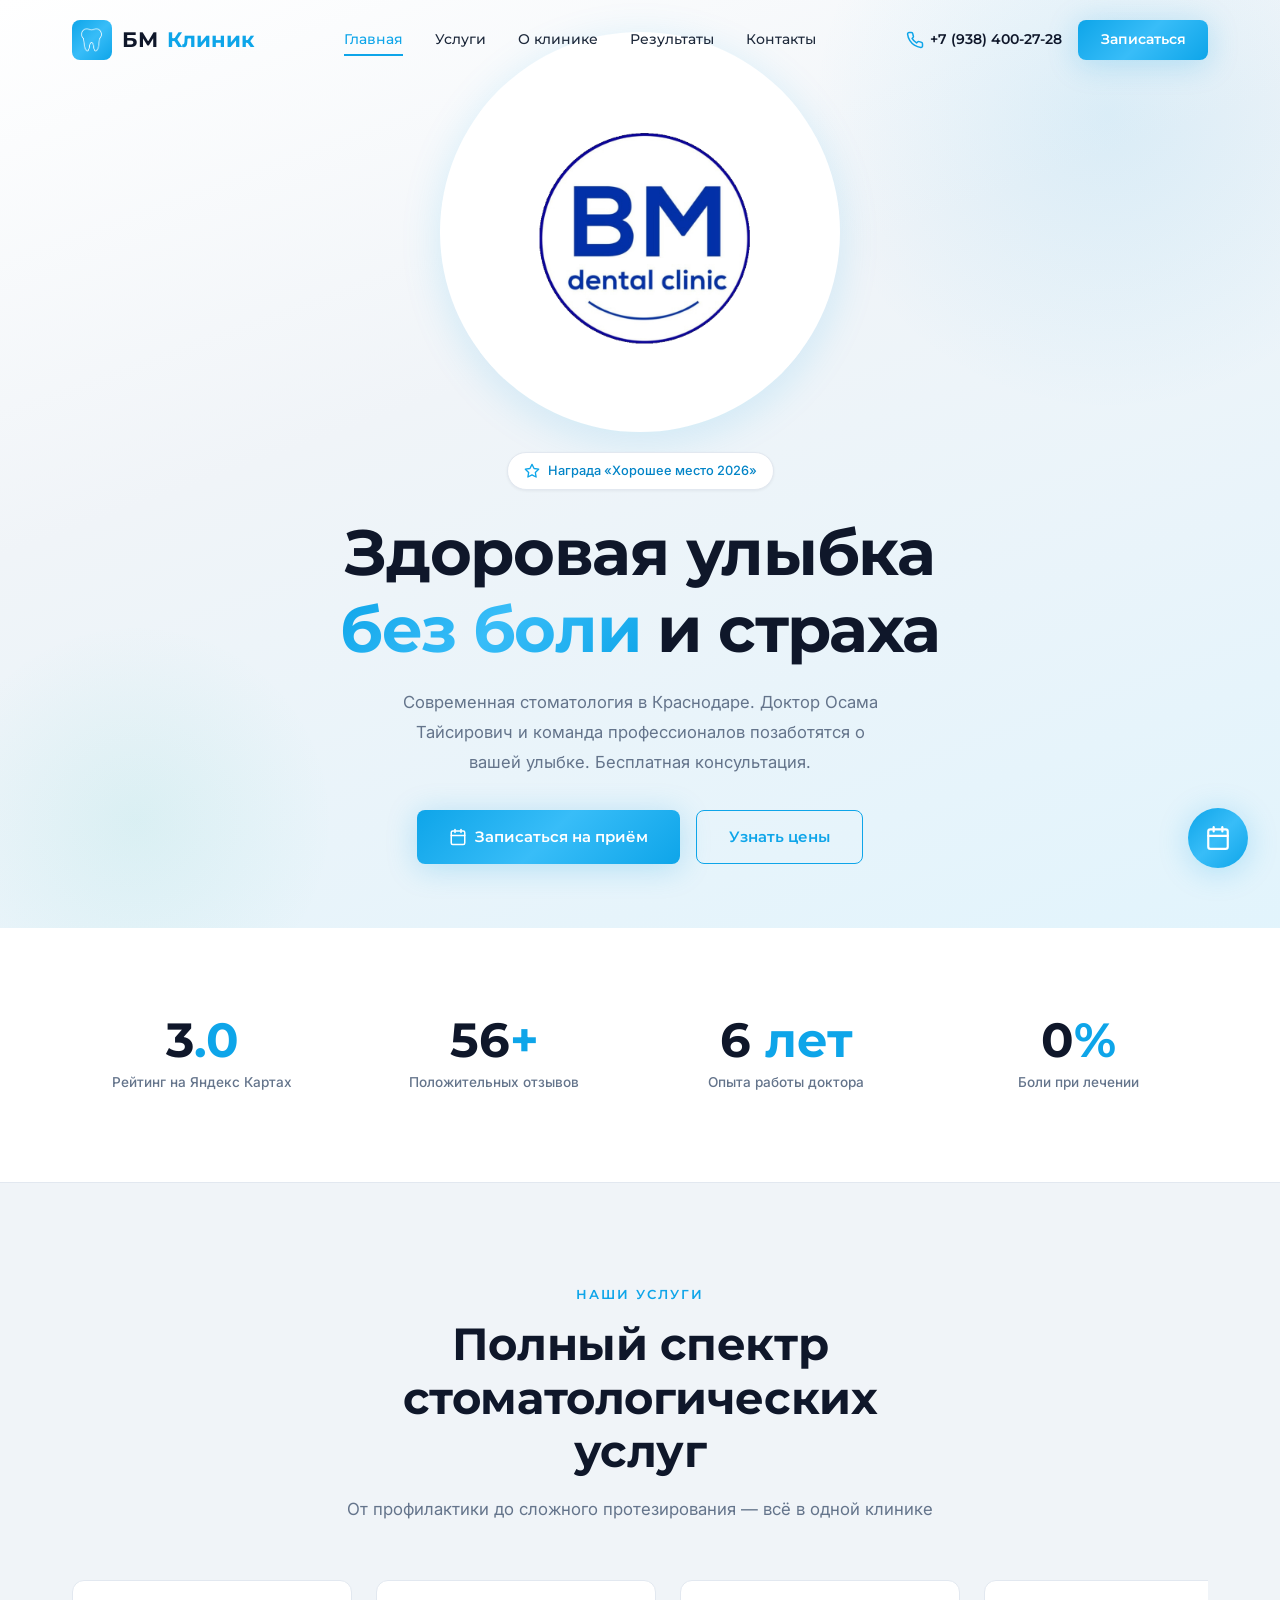
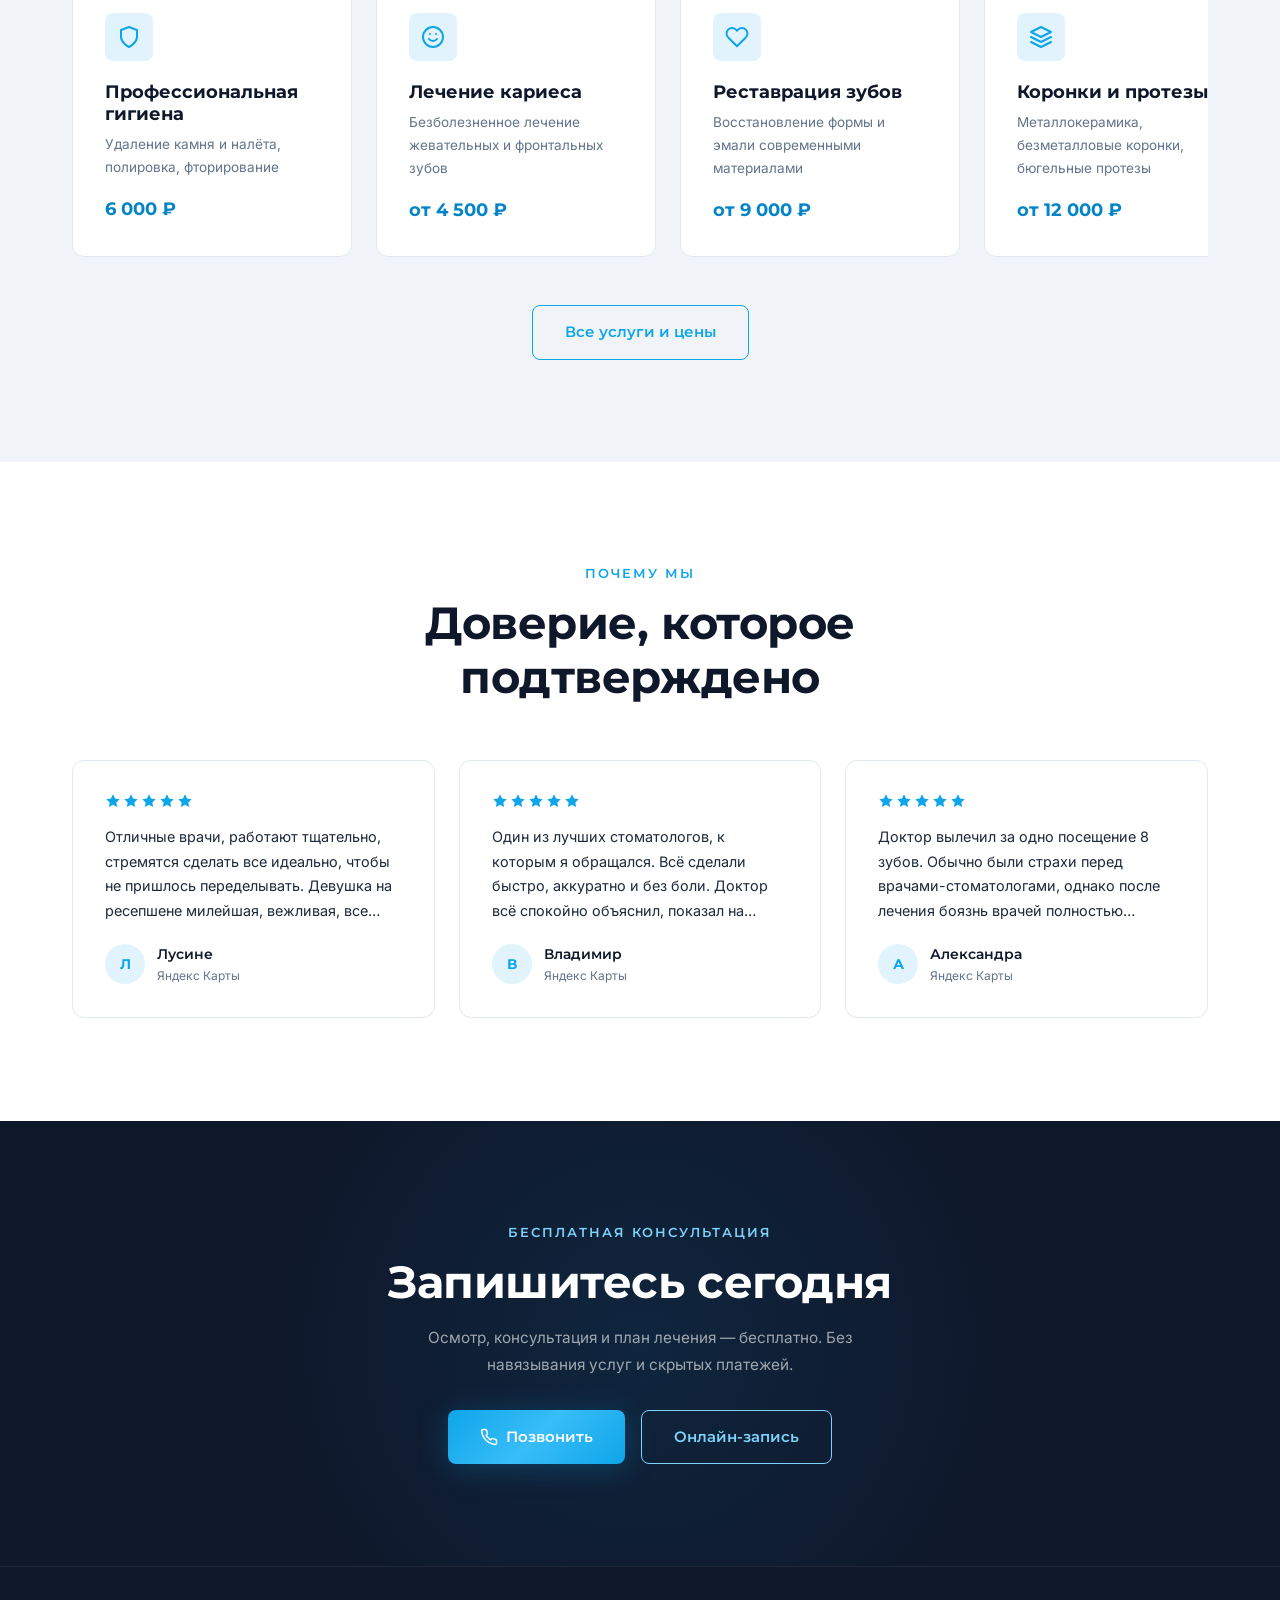
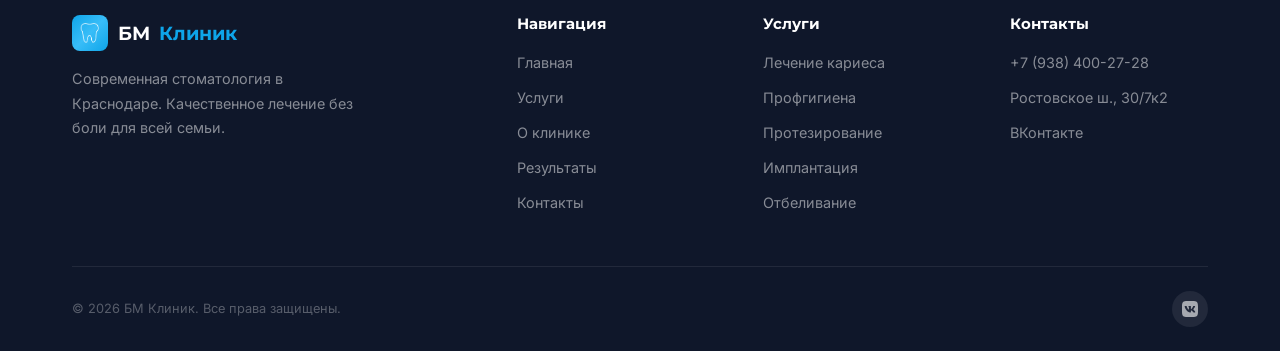
<file: index.html>
<!DOCTYPE html>
<html lang="ru">
<head>
  <meta charset="UTF-8">
  <meta name="viewport" content="width=device-width, initial-scale=1.0">
  <meta name="description" content="БМ Клиник — стоматология в Краснодаре. Лечение зубов без боли. Рейтинг 5.0. Запишитесь на бесплатную консультацию.">
  <title>БМ Клиник — Стоматология в Краснодаре</title>
  <link rel="preconnect" href="https://fonts.googleapis.com">
  <link rel="preconnect" href="https://fonts.gstatic.com" crossorigin>
  <link href="https://fonts.googleapis.com/css2?family=Inter:wght@400;500;600&family=Montserrat:wght@500;600;700;800&display=swap" rel="stylesheet">
  <link rel="stylesheet" href="css/style.css">
</head>
<body>

  <!-- Header -->
  <header class="header">
    <div class="container header-inner">
      <a href="index.html" class="logo">
        <div class="logo-icon">
          <img src="images/teath.png" alt="Зуб">
        </div>
        БМ <span>Клиник</span>
      </a>

      <nav class="nav-desktop">
        <a href="index.html" class="active">Главная</a>
        <a href="services.html">Услуги</a>
        <a href="about.html">О клинике</a>
        <a href="results.html">Результаты</a>
        <a href="contact.html">Контакты</a>
      </nav>

      <div class="header-cta">
        <a href="tel:+79384002728" class="header-phone">
          <svg viewBox="0 0 24 24" fill="none" stroke="currentColor" stroke-width="2" stroke-linecap="round" stroke-linejoin="round">
            <path d="M22 16.92v3a2 2 0 01-2.18 2 19.79 19.79 0 01-8.63-3.07 19.5 19.5 0 01-6-6 19.79 19.79 0 01-3.07-8.67A2 2 0 014.11 2h3a2 2 0 012 1.72 12.84 12.84 0 00.7 2.81 2 2 0 01-.45 2.11L8.09 9.91a16 16 0 006 6l1.27-1.27a2 2 0 012.11-.45 12.84 12.84 0 002.81.7A2 2 0 0122 16.92z"/>
          </svg>
          +7 (938) 400-27-28
        </a>
        <a href="contact.html" class="btn btn-primary btn-sm">Записаться</a>
      </div>

      <button class="menu-toggle" aria-label="Меню">
        <span></span>
        <span></span>
        <span></span>
      </button>
    </div>
  </header>

  <!-- Mobile Menu -->
  <div class="mobile-menu">
    <a href="index.html">Главная</a>
    <a href="services.html">Услуги</a>
    <a href="about.html">О клинике</a>
    <a href="results.html">Результаты</a>
    <a href="contact.html">Контакты</a>
    <a href="tel:+79384002728" style="color: var(--accent);">+7 (938) 400-27-28</a>
  </div>

  <!-- Hero -->
  <section class="hero">
    <div class="container">
      <div class="hero-centered">
        <div class="hero-logo-wrap reveal">
          <img src="images/logo.png" alt="БМ Клиник" class="hero-logo-img">
        </div>
        <div class="hero-content" style="text-align: center; max-width: 700px; margin: 0 auto;">
          <div class="hero-badge" style="margin: 0 auto 1.5rem;">
            <svg viewBox="0 0 24 24" fill="none" stroke="currentColor" stroke-width="2" stroke-linecap="round" stroke-linejoin="round">
              <polygon points="12 2 15.09 8.26 22 9.27 17 14.14 18.18 21.02 12 17.77 5.82 21.02 7 14.14 2 9.27 8.91 8.26 12 2"/>
            </svg>
            Награда «Хорошее место 2026»
          </div>
          <h1>Здоровая улыбка <span class="highlight">без боли</span> и страха</h1>
          <p class="hero-desc" style="margin: 0 auto 2rem;">Современная стоматология в Краснодаре. Доктор Осама Тайсирович и команда профессионалов позаботятся о вашей улыбке. Бесплатная консультация.</p>
          <div class="hero-actions" style="justify-content: center;">
            <a href="contact.html" class="btn btn-primary">
              <svg viewBox="0 0 24 24" fill="none" stroke="currentColor" stroke-width="2" stroke-linecap="round" stroke-linejoin="round" width="18" height="18">
                <rect x="3" y="4" width="18" height="18" rx="2" ry="2"></rect>
                <line x1="16" y1="2" x2="16" y2="6"></line>
                <line x1="8" y1="2" x2="8" y2="6"></line>
                <line x1="3" y1="10" x2="21" y2="10"></line>
              </svg>
              Записаться на приём
            </a>
            <a href="services.html" class="btn btn-outline">Узнать цены</a>
          </div>
        </div>
      </div>
    </div>
    <div class="scroll-indicator">
      <span>Листайте вниз</span>
      <div class="scroll-line"></div>
    </div>
  </section>

  <!-- Stats -->
  <section class="stats">
    <div class="container">
      <div class="stats-grid">
        <div class="stat-item reveal">
          <div class="stat-number"><span data-count="5" data-suffix=".0">0</span></div>
          <div class="stat-label">Рейтинг на Яндекс Картах</div>
        </div>
        <div class="stat-item reveal reveal-delay-1">
          <div class="stat-number"><span data-count="81" data-suffix="+">0</span></div>
          <div class="stat-label">Положительных отзывов</div>
        </div>
        <div class="stat-item reveal reveal-delay-2">
          <div class="stat-number"><span data-count="10" data-suffix=" лет">0</span></div>
          <div class="stat-label">Опыта работы доктора</div>
        </div>
        <div class="stat-item reveal reveal-delay-3">
          <div class="stat-number"><span data-count="0" data-suffix="%">0</span></div>
          <div class="stat-label">Боли при лечении</div>
        </div>
      </div>
    </div>
  </section>

  <!-- Services Preview -->
  <section class="section services-preview">
    <div class="container">
      <div class="section-header reveal">
        <span class="section-subtitle">Наши услуги</span>
        <h2>Полный спектр стоматологических услуг</h2>
        <p>От профилактики до сложного протезирования — всё в одной клинике</p>
      </div>
      <div class="services-scroll">
        <div class="service-card reveal">
          <div class="service-icon">
            <svg viewBox="0 0 24 24" fill="none" stroke="currentColor" stroke-width="2" stroke-linecap="round" stroke-linejoin="round">
              <path d="M12 22s8-4 8-10V5l-8-3-8 3v7c0 6 8 10 8 10z"/>
            </svg>
          </div>
          <h4>Профессиональная гигиена</h4>
          <p>Удаление камня и налёта, полировка, фторирование</p>
          <div class="service-price">6 000 ₽</div>
        </div>
        <div class="service-card reveal reveal-delay-1">
          <div class="service-icon">
            <svg viewBox="0 0 24 24" fill="none" stroke="currentColor" stroke-width="2" stroke-linecap="round" stroke-linejoin="round">
              <circle cx="12" cy="12" r="10"/>
              <path d="M8 14s1.5 2 4 2 4-2 4-2"/>
              <line x1="9" y1="9" x2="9.01" y2="9"/>
              <line x1="15" y1="9" x2="15.01" y2="9"/>
            </svg>
          </div>
          <h4>Лечение кариеса</h4>
          <p>Безболезненное лечение жевательных и фронтальных зубов</p>
          <div class="service-price">от 4 500 ₽</div>
        </div>
        <div class="service-card reveal reveal-delay-2">
          <div class="service-icon">
            <svg viewBox="0 0 24 24" fill="none" stroke="currentColor" stroke-width="2" stroke-linecap="round" stroke-linejoin="round">
              <path d="M20.84 4.61a5.5 5.5 0 00-7.78 0L12 5.67l-1.06-1.06a5.5 5.5 0 00-7.78 7.78l1.06 1.06L12 21.23l7.78-7.78 1.06-1.06a5.5 5.5 0 000-7.78z"/>
            </svg>
          </div>
          <h4>Реставрация зубов</h4>
          <p>Восстановление формы и эмали современными материалами</p>
          <div class="service-price">от 9 000 ₽</div>
        </div>
        <div class="service-card reveal reveal-delay-3">
          <div class="service-icon">
            <svg viewBox="0 0 24 24" fill="none" stroke="currentColor" stroke-width="2" stroke-linecap="round" stroke-linejoin="round">
              <path d="M12 2L2 7l10 5 10-5-10-5z"/>
              <path d="M2 17l10 5 10-5"/>
              <path d="M2 12l10 5 10-5"/>
            </svg>
          </div>
          <h4>Коронки и протезы</h4>
          <p>Металлокерамика, безметалловые коронки, бюгельные протезы</p>
          <div class="service-price">от 12 000 ₽</div>
        </div>
        <div class="service-card reveal reveal-delay-4">
          <div class="service-icon">
            <svg viewBox="0 0 24 24" fill="none" stroke="currentColor" stroke-width="2" stroke-linecap="round" stroke-linejoin="round">
              <path d="M17 21v-2a4 4 0 00-4-4H5a4 4 0 00-4 4v2"/>
              <circle cx="9" cy="7" r="4"/>
              <path d="M23 21v-2a4 4 0 00-3-3.87"/>
              <path d="M16 3.13a4 4 0 010 7.75"/>
            </svg>
          </div>
          <h4>Детская стоматология</h4>
          <p>Детский кабинет, игровая форма лечения, без стресса</p>
          <div class="service-price">от 3 000 ₽</div>
        </div>
      </div>
      <div style="text-align: center; margin-top: 2rem;">
        <a href="services.html" class="btn btn-outline">Все услуги и цены</a>
      </div>
    </div>
  </section>

  <!-- Why Us -->
  <section class="section">
    <div class="container">
      <div class="section-header reveal">
        <span class="section-subtitle">Почему мы</span>
        <h2>Доверие, которое подтверждено</h2>
      </div>
      <div class="reviews-grid">
        <div class="review-card reveal">
          <div class="review-stars">
            <svg viewBox="0 0 24 24"><polygon points="12 2 15.09 8.26 22 9.27 17 14.14 18.18 21.02 12 17.77 5.82 21.02 7 14.14 2 9.27 8.91 8.26 12 2"/></svg>
            <svg viewBox="0 0 24 24"><polygon points="12 2 15.09 8.26 22 9.27 17 14.14 18.18 21.02 12 17.77 5.82 21.02 7 14.14 2 9.27 8.91 8.26 12 2"/></svg>
            <svg viewBox="0 0 24 24"><polygon points="12 2 15.09 8.26 22 9.27 17 14.14 18.18 21.02 12 17.77 5.82 21.02 7 14.14 2 9.27 8.91 8.26 12 2"/></svg>
            <svg viewBox="0 0 24 24"><polygon points="12 2 15.09 8.26 22 9.27 17 14.14 18.18 21.02 12 17.77 5.82 21.02 7 14.14 2 9.27 8.91 8.26 12 2"/></svg>
            <svg viewBox="0 0 24 24"><polygon points="12 2 15.09 8.26 22 9.27 17 14.14 18.18 21.02 12 17.77 5.82 21.02 7 14.14 2 9.27 8.91 8.26 12 2"/></svg>
          </div>
          <p class="review-text">Отличные врачи, работают тщательно, стремятся сделать все идеально, чтобы не пришлось переделывать. Девушка на ресепшене милейшая, вежливая, все объясняет, сразу ощущение, что о тебе заботятся.</p>
          <div class="review-author">
            <div class="review-avatar">Л</div>
            <div>
              <div class="review-name">Лусине</div>
              <div class="review-source">Яндекс Карты</div>
            </div>
          </div>
        </div>
        <div class="review-card reveal reveal-delay-1">
          <div class="review-stars">
            <svg viewBox="0 0 24 24"><polygon points="12 2 15.09 8.26 22 9.27 17 14.14 18.18 21.02 12 17.77 5.82 21.02 7 14.14 2 9.27 8.91 8.26 12 2"/></svg>
            <svg viewBox="0 0 24 24"><polygon points="12 2 15.09 8.26 22 9.27 17 14.14 18.18 21.02 12 17.77 5.82 21.02 7 14.14 2 9.27 8.91 8.26 12 2"/></svg>
            <svg viewBox="0 0 24 24"><polygon points="12 2 15.09 8.26 22 9.27 17 14.14 18.18 21.02 12 17.77 5.82 21.02 7 14.14 2 9.27 8.91 8.26 12 2"/></svg>
            <svg viewBox="0 0 24 24"><polygon points="12 2 15.09 8.26 22 9.27 17 14.14 18.18 21.02 12 17.77 5.82 21.02 7 14.14 2 9.27 8.91 8.26 12 2"/></svg>
            <svg viewBox="0 0 24 24"><polygon points="12 2 15.09 8.26 22 9.27 17 14.14 18.18 21.02 12 17.77 5.82 21.02 7 14.14 2 9.27 8.91 8.26 12 2"/></svg>
          </div>
          <p class="review-text">Один из лучших стоматологов, к которым я обращался. Всё сделали быстро, аккуратно и без боли. Доктор всё спокойно объяснил, показал на снимках план лечения, никаких лишних услуг не навязывал.</p>
          <div class="review-author">
            <div class="review-avatar">В</div>
            <div>
              <div class="review-name">Владимир</div>
              <div class="review-source">Яндекс Карты</div>
            </div>
          </div>
        </div>
        <div class="review-card reveal reveal-delay-2">
          <div class="review-stars">
            <svg viewBox="0 0 24 24"><polygon points="12 2 15.09 8.26 22 9.27 17 14.14 18.18 21.02 12 17.77 5.82 21.02 7 14.14 2 9.27 8.91 8.26 12 2"/></svg>
            <svg viewBox="0 0 24 24"><polygon points="12 2 15.09 8.26 22 9.27 17 14.14 18.18 21.02 12 17.77 5.82 21.02 7 14.14 2 9.27 8.91 8.26 12 2"/></svg>
            <svg viewBox="0 0 24 24"><polygon points="12 2 15.09 8.26 22 9.27 17 14.14 18.18 21.02 12 17.77 5.82 21.02 7 14.14 2 9.27 8.91 8.26 12 2"/></svg>
            <svg viewBox="0 0 24 24"><polygon points="12 2 15.09 8.26 22 9.27 17 14.14 18.18 21.02 12 17.77 5.82 21.02 7 14.14 2 9.27 8.91 8.26 12 2"/></svg>
            <svg viewBox="0 0 24 24"><polygon points="12 2 15.09 8.26 22 9.27 17 14.14 18.18 21.02 12 17.77 5.82 21.02 7 14.14 2 9.27 8.91 8.26 12 2"/></svg>
          </div>
          <p class="review-text">Доктор вылечил за одно посещение 8 зубов. Обычно были страхи перед врачами-стоматологами, однако после лечения боязнь врачей полностью исчезла. Лечение прошло совершенно безболезненно.</p>
          <div class="review-author">
            <div class="review-avatar">А</div>
            <div>
              <div class="review-name">Александра</div>
              <div class="review-source">Яндекс Карты</div>
            </div>
          </div>
        </div>
      </div>
    </div>
  </section>

  <!-- CTA -->
  <section class="section cta-section">
    <div class="container">
      <div class="cta-content reveal">
        <span class="section-subtitle" style="color: var(--accent-light);">Бесплатная консультация</span>
        <h2>Запишитесь сегодня</h2>
        <p>Осмотр, консультация и план лечения — бесплатно. Без навязывания услуг и скрытых платежей.</p>
        <div class="cta-actions">
          <a href="tel:+79384002728" class="btn btn-primary">
            <svg viewBox="0 0 24 24" fill="none" stroke="currentColor" stroke-width="2" stroke-linecap="round" stroke-linejoin="round" width="18" height="18">
              <path d="M22 16.92v3a2 2 0 01-2.18 2 19.79 19.79 0 01-8.63-3.07 19.5 19.5 0 01-6-6 19.79 19.79 0 01-3.07-8.67A2 2 0 014.11 2h3a2 2 0 012 1.72 12.84 12.84 0 00.7 2.81 2 2 0 01-.45 2.11L8.09 9.91a16 16 0 006 6l1.27-1.27a2 2 0 012.11-.45 12.84 12.84 0 002.81.7A2 2 0 0122 16.92z"/>
            </svg>
            Позвонить
          </a>
          <a href="contact.html" class="btn btn-outline" style="border-color: var(--accent-light); color: var(--accent-light);">Онлайн-запись</a>
        </div>
      </div>
    </div>
  </section>

  <!-- Footer -->
  <footer class="footer">
    <div class="container">
      <div class="footer-grid">
        <div class="footer-about">
          <div class="footer-logo">
            <div class="logo-icon">
              <img src="images/teath.png" alt="Зуб">
            </div>
            БМ <span>Клиник</span>
          </div>
          <p>Современная стоматология в Краснодаре. Качественное лечение без боли для всей семьи.</p>
        </div>
        <div>
          <h4>Навигация</h4>
          <ul class="footer-links">
            <li><a href="index.html">Главная</a></li>
            <li><a href="services.html">Услуги</a></li>
            <li><a href="about.html">О клинике</a></li>
            <li><a href="results.html">Результаты</a></li>
            <li><a href="contact.html">Контакты</a></li>
          </ul>
        </div>
        <div>
          <h4>Услуги</h4>
          <ul class="footer-links">
            <li><a href="services.html">Лечение кариеса</a></li>
            <li><a href="services.html">Профгигиена</a></li>
            <li><a href="services.html">Протезирование</a></li>
            <li><a href="services.html">Имплантация</a></li>
            <li><a href="services.html">Отбеливание</a></li>
          </ul>
        </div>
        <div>
          <h4>Контакты</h4>
          <ul class="footer-links">
            <li><a href="tel:+79384002728">+7 (938) 400-27-28</a></li>
            <li><a href="https://yandex.ru/maps/org/bm_klinik/211016535542" target="_blank" rel="noopener">Ростовское ш., 30/7к2</a></li>
            <li><a href="https://vk.com/bm_clinic" target="_blank" rel="noopener">ВКонтакте</a></li>
          </ul>
        </div>
      </div>
      <div class="footer-bottom">
        <p>&copy; 2026 БМ Клиник. Все права защищены.</p>
        <div class="footer-social">
          <a href="https://vk.com/bm_clinic" target="_blank" rel="noopener" aria-label="ВКонтакте">
            <svg viewBox="0 0 24 24" fill="currentColor">
              <path d="M15.684 0H8.316C1.592 0 0 1.592 0 8.316v7.368C0 22.408 1.592 24 8.316 24h7.368C22.408 24 24 22.408 24 15.684V8.316C24 1.592 22.391 0 15.684 0zm3.692 17.123h-1.744c-.66 0-.864-.525-2.05-1.727-1.033-1-1.49-1.135-1.744-1.135-.356 0-.458.102-.458.593v1.575c0 .424-.135.678-1.253.678-1.846 0-3.896-1.118-5.335-3.202C4.624 10.857 4.03 8.57 4.03 8.096c0-.254.102-.491.593-.491h1.744c.44 0 .61.203.78.678.847 2.49 2.27 4.675 2.863 4.675.22 0 .322-.102.322-.66V9.721c-.068-1.186-.695-1.287-.695-1.71 0-.203.17-.407.44-.407h2.744c.373 0 .508.203.508.643v3.473c0 .372.17.508.271.508.22 0 .407-.136.813-.542 1.253-1.406 2.15-3.574 2.15-3.574.119-.254.322-.491.763-.491h1.744c.525 0 .644.27.525.643-.22 1.017-2.354 4.031-2.354 4.031-.186.305-.254.44 0 .78.186.254.796.779 1.203 1.253.745.847 1.32 1.558 1.473 2.05.17.49-.085.744-.576.744z"/>
            </svg>
          </a>
        </div>
      </div>
    </div>
  </footer>

  <!-- Floating CTA -->
  <a href="contact.html" class="floating-cta" aria-label="Записаться">
    <svg viewBox="0 0 24 24" fill="none" stroke="currentColor" stroke-width="2" stroke-linecap="round" stroke-linejoin="round">
      <rect x="3" y="4" width="18" height="18" rx="2" ry="2"></rect>
      <line x1="16" y1="2" x2="16" y2="6"></line>
      <line x1="8" y1="2" x2="8" y2="6"></line>
      <line x1="3" y1="10" x2="21" y2="10"></line>
    </svg>
  </a>

  <script src="js/main.js"></script>
</body>
</html>
</file>
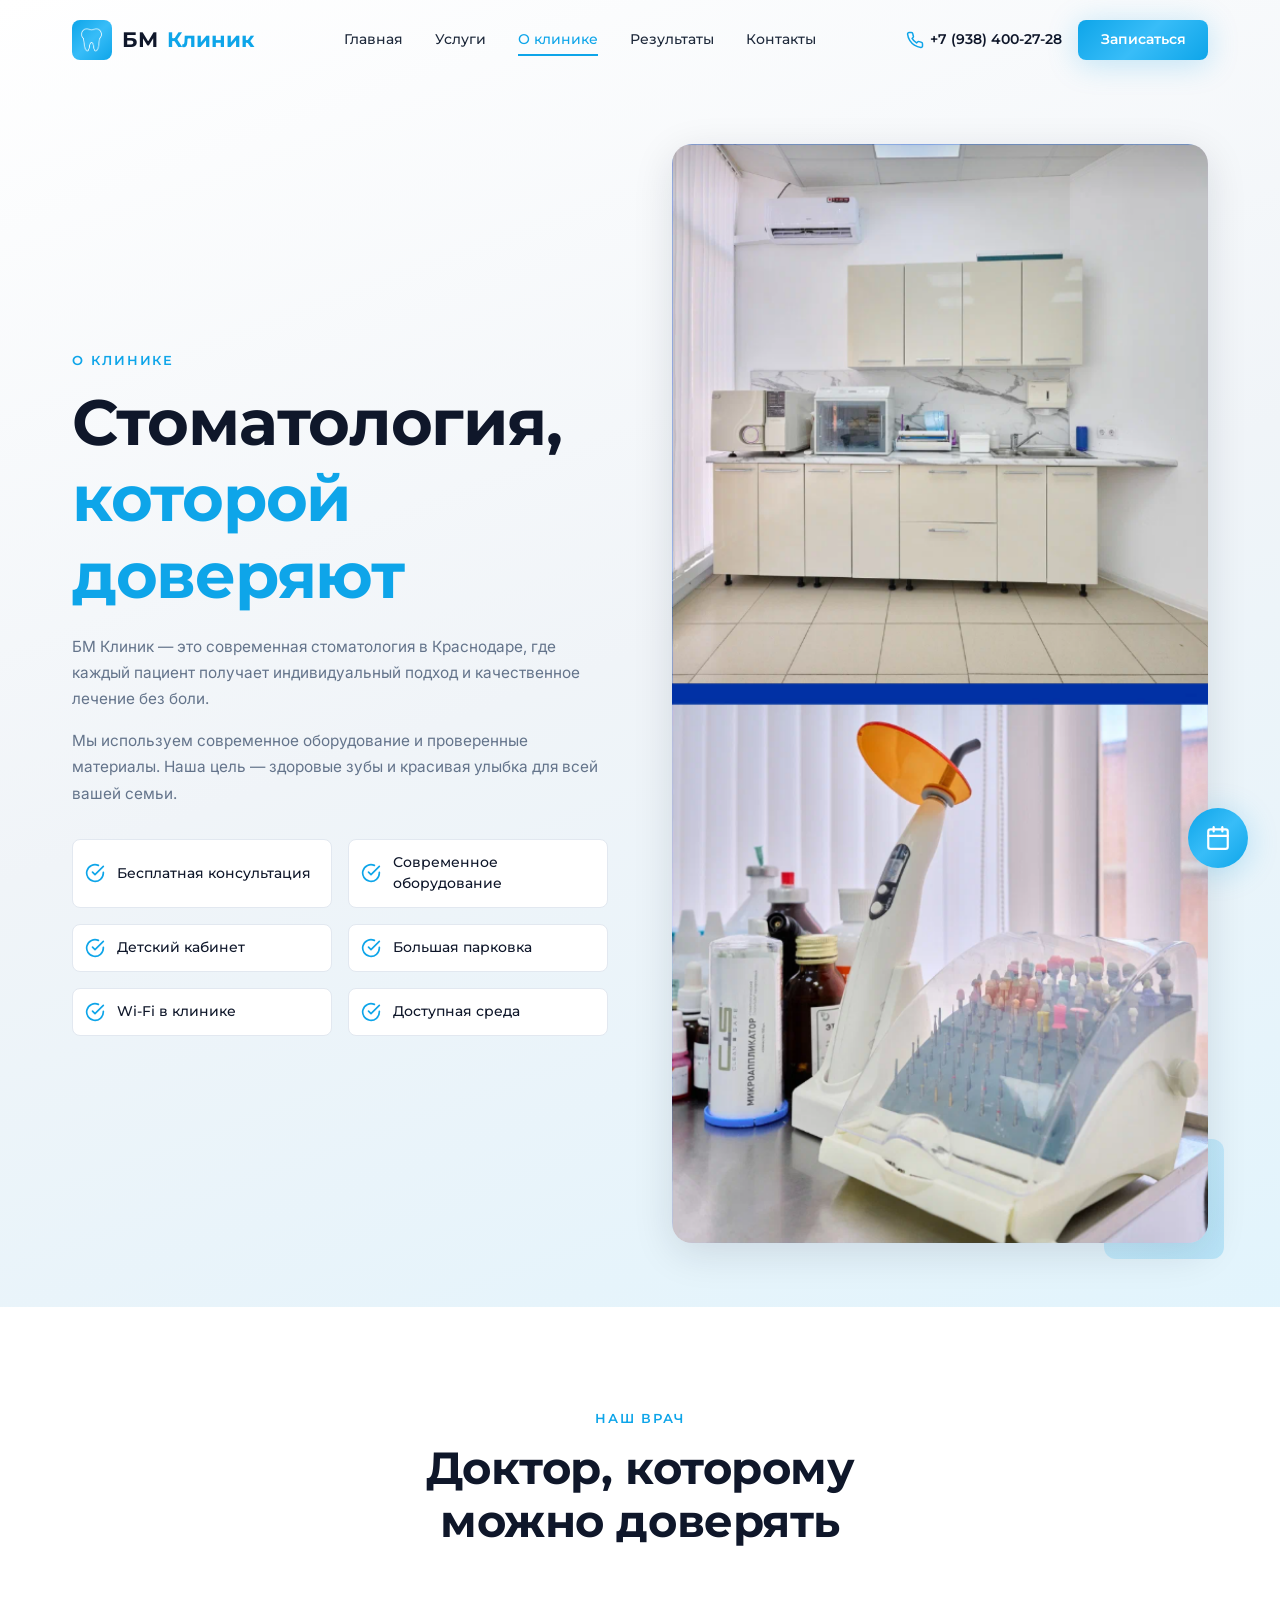
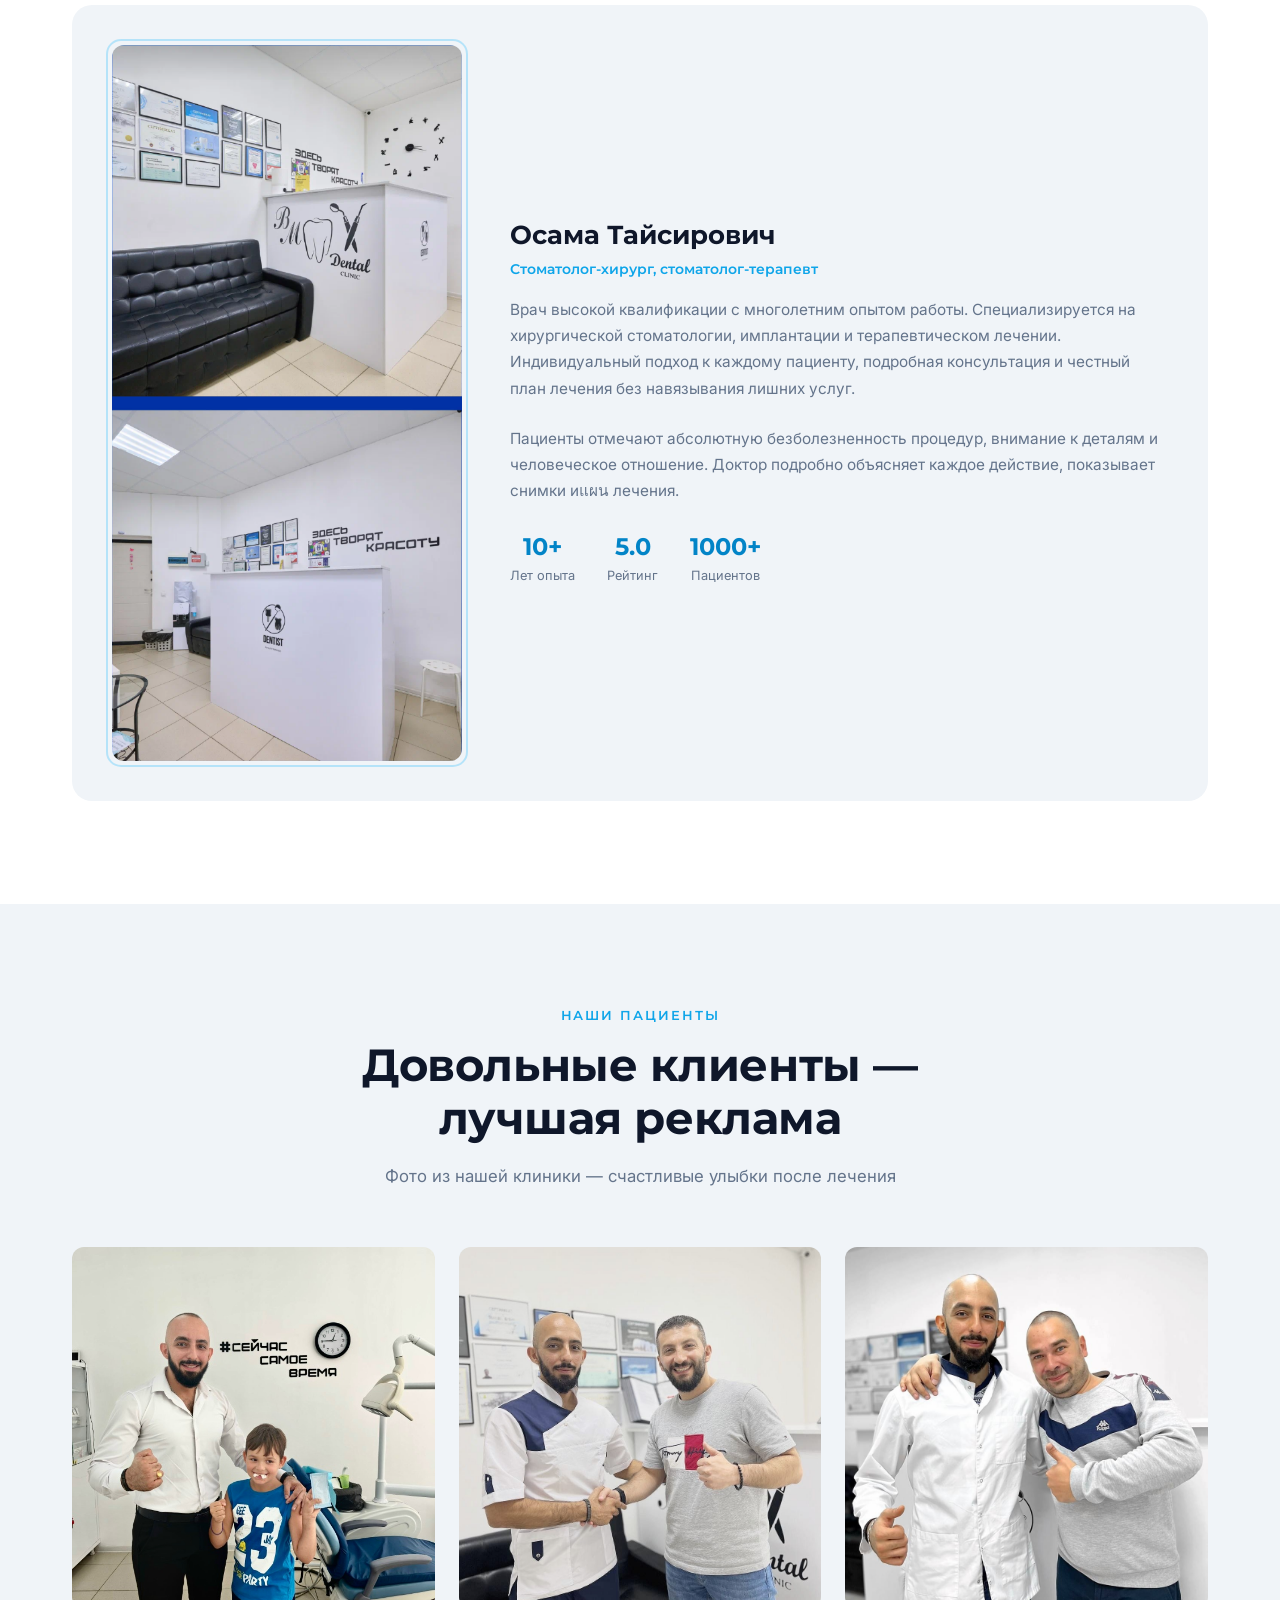
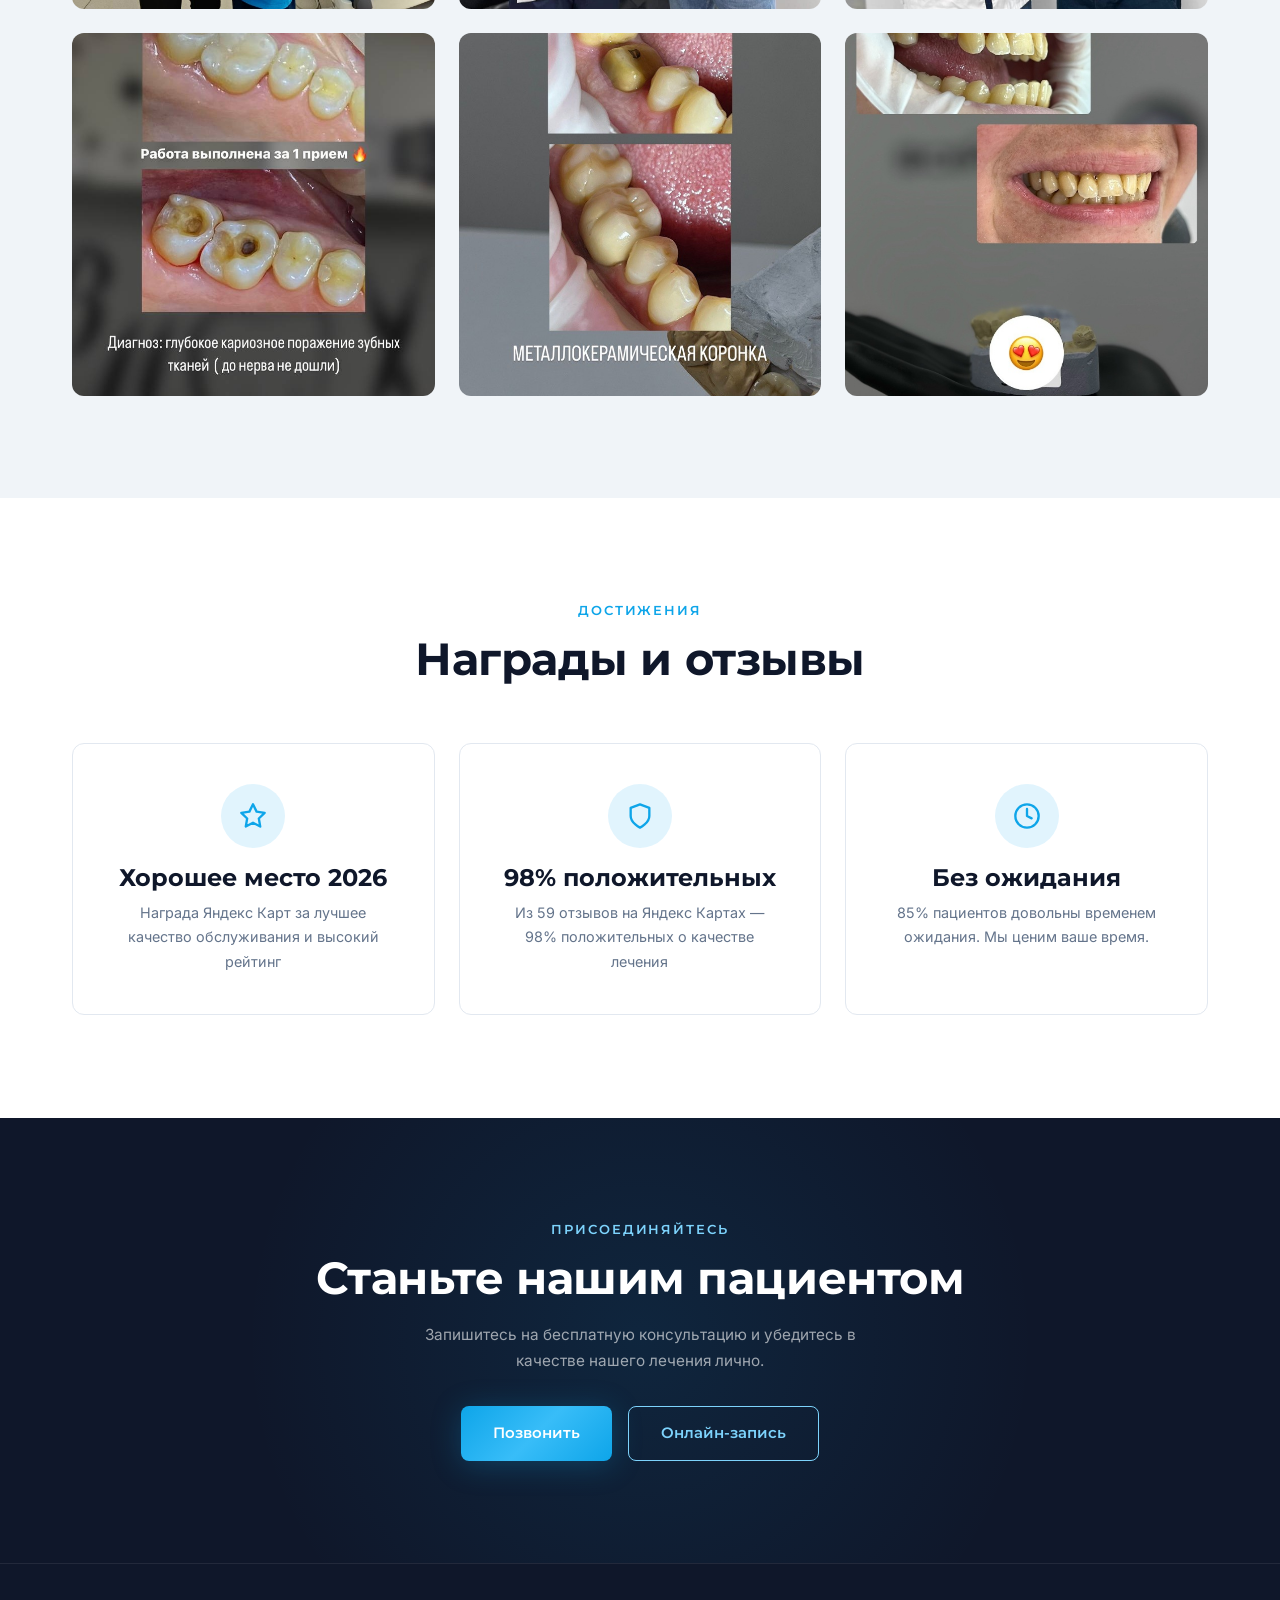
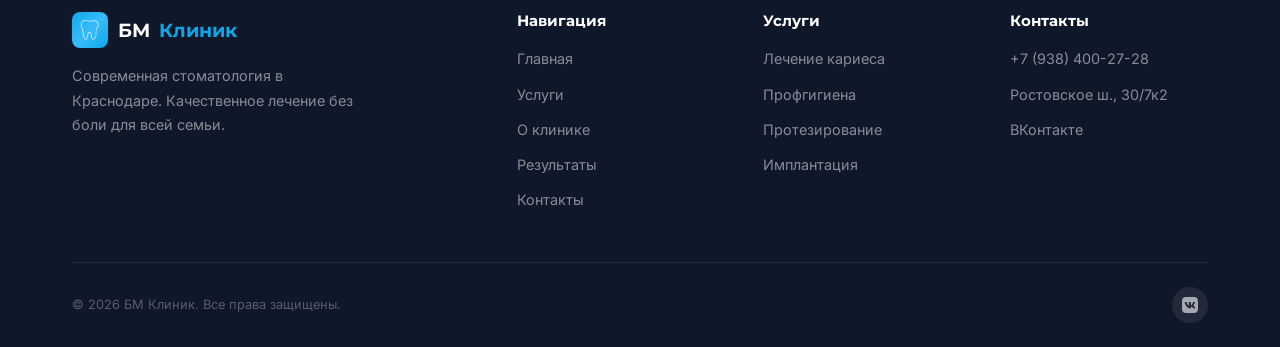
<file: about.html>
<!DOCTYPE html>
<html lang="ru">
<head>
  <meta charset="UTF-8">
  <meta name="viewport" content="width=device-width, initial-scale=1.0">
  <meta name="description" content="О стоматологии БМ Клиник в Краснодаре. Доктор Осама Тайсирович, команда профессионалов, награда «Хорошее место 2026».">
  <title>О клинике — БМ Клиник</title>
  <link rel="preconnect" href="https://fonts.googleapis.com">
  <link rel="preconnect" href="https://fonts.gstatic.com" crossorigin>
  <link href="https://fonts.googleapis.com/css2?family=Inter:wght@400;500;600&family=Montserrat:wght@500;600;700;800&display=swap" rel="stylesheet">
  <link rel="stylesheet" href="css/style.css">
</head>
<body>

  <!-- Header -->
  <header class="header">
    <div class="container header-inner">
      <a href="index.html" class="logo">
        <div class="logo-icon">
          <img src="images/teath.png" alt="Зуб">
        </div>
        БМ <span>Клиник</span>
      </a>
      <nav class="nav-desktop">
        <a href="index.html">Главная</a>
        <a href="services.html">Услуги</a>
        <a href="about.html" class="active">О клинике</a>
        <a href="results.html">Результаты</a>
        <a href="contact.html">Контакты</a>
      </nav>
      <div class="header-cta">
        <a href="tel:+79384002728" class="header-phone">
          <svg viewBox="0 0 24 24" fill="none" stroke="currentColor" stroke-width="2" stroke-linecap="round" stroke-linejoin="round">
            <path d="M22 16.92v3a2 2 0 01-2.18 2 19.79 19.79 0 01-8.63-3.07 19.5 19.5 0 01-6-6 19.79 19.79 0 01-3.07-8.67A2 2 0 014.11 2h3a2 2 0 012 1.72 12.84 12.84 0 00.7 2.81 2 2 0 01-.45 2.11L8.09 9.91a16 16 0 006 6l1.27-1.27a2 2 0 012.11-.45 12.84 12.84 0 002.81.7A2 2 0 0122 16.92z"/>
          </svg>
          +7 (938) 400-27-28
        </a>
        <a href="contact.html" class="btn btn-primary btn-sm">Записаться</a>
      </div>
      <button class="menu-toggle" aria-label="Меню">
        <span></span><span></span><span></span>
      </button>
    </div>
  </header>

  <div class="mobile-menu">
    <a href="index.html">Главная</a>
    <a href="services.html">Услуги</a>
    <a href="about.html">О клинике</a>
    <a href="results.html">Результаты</a>
    <a href="contact.html">Контакты</a>
    <a href="tel:+79384002728" style="color: var(--accent);">+7 (938) 400-27-28</a>
  </div>

  <!-- About Hero -->
  <section class="about-hero">
    <div class="container">
      <div class="about-grid">
        <div class="about-text reveal">
          <span class="section-subtitle">О клинике</span>
          <h1>Стоматология, <span class="text-gold">которой доверяют</span></h1>
          <p>БМ Клиник — это современная стоматология в Краснодаре, где каждый пациент получает индивидуальный подход и качественное лечение без боли.</p>
          <p>Мы используем современное оборудование и проверенные материалы. Наша цель — здоровые зубы и красивая улыбка для всей вашей семьи.</p>
          <div class="about-features">
            <div class="about-feature">
              <svg viewBox="0 0 24 24" fill="none" stroke="currentColor" stroke-width="2" stroke-linecap="round" stroke-linejoin="round"><path d="M22 11.08V12a10 10 0 11-5.93-9.14"/><polyline points="22 4 12 14.01 9 11.01"/></svg>
              <span>Бесплатная консультация</span>
            </div>
            <div class="about-feature">
              <svg viewBox="0 0 24 24" fill="none" stroke="currentColor" stroke-width="2" stroke-linecap="round" stroke-linejoin="round"><path d="M22 11.08V12a10 10 0 11-5.93-9.14"/><polyline points="22 4 12 14.01 9 11.01"/></svg>
              <span>Современное оборудование</span>
            </div>
            <div class="about-feature">
              <svg viewBox="0 0 24 24" fill="none" stroke="currentColor" stroke-width="2" stroke-linecap="round" stroke-linejoin="round"><path d="M22 11.08V12a10 10 0 11-5.93-9.14"/><polyline points="22 4 12 14.01 9 11.01"/></svg>
              <span>Детский кабинет</span>
            </div>
            <div class="about-feature">
              <svg viewBox="0 0 24 24" fill="none" stroke="currentColor" stroke-width="2" stroke-linecap="round" stroke-linejoin="round"><path d="M22 11.08V12a10 10 0 11-5.93-9.14"/><polyline points="22 4 12 14.01 9 11.01"/></svg>
              <span>Большая парковка</span>
            </div>
            <div class="about-feature">
              <svg viewBox="0 0 24 24" fill="none" stroke="currentColor" stroke-width="2" stroke-linecap="round" stroke-linejoin="round"><path d="M22 11.08V12a10 10 0 11-5.93-9.14"/><polyline points="22 4 12 14.01 9 11.01"/></svg>
              <span>Wi-Fi в клинике</span>
            </div>
            <div class="about-feature">
              <svg viewBox="0 0 24 24" fill="none" stroke="currentColor" stroke-width="2" stroke-linecap="round" stroke-linejoin="round"><path d="M22 11.08V12a10 10 0 11-5.93-9.14"/><polyline points="22 4 12 14.01 9 11.01"/></svg>
              <span>Доступная среда</span>
            </div>
          </div>
        </div>
        <div class="about-image reveal reveal-delay-2">
          <img src="images/111!.png" alt="БМ Клиник — стоматология в Краснодаре">
        </div>
      </div>
    </div>
  </section>

  <!-- Doctor Section -->
  <section class="section doctor-section">
    <div class="container">
      <div class="section-header reveal">
        <span class="section-subtitle">Наш врач</span>
        <h2>Доктор, которому можно доверять</h2>
      </div>
      <div class="doctor-card reveal">
        <div class="doctor-photo">
          <img src="images/doctor-portrait.png" alt="Доктор Осама Тайсирович">
        </div>
        <div class="doctor-info">
          <h3>Осама Тайсирович</h3>
          <div class="doctor-specialization">Стоматолог-хирург, стоматолог-терапевт</div>
          <p>Врач высокой квалификации с многолетним опытом работы. Специализируется на хирургической стоматологии, имплантации и терапевтическом лечении. Индивидуальный подход к каждому пациенту, подробная консультация и честный план лечения без навязывания лишних услуг.</p>
          <p>Пациенты отмечают абсолютную безболезненность процедур, внимание к деталям и человеческое отношение. Доктор подробно объясняет каждое действие, показывает снимки иแผน лечения.</p>
          <div class="doctor-stats">
            <div class="doctor-stat">
              <div class="doctor-stat-value">10+</div>
              <div class="doctor-stat-label">Лет опыта</div>
            </div>
            <div class="doctor-stat">
              <div class="doctor-stat-value">5.0</div>
              <div class="doctor-stat-label">Рейтинг</div>
            </div>
            <div class="doctor-stat">
              <div class="doctor-stat-value">1000+</div>
              <div class="doctor-stat-label">Пациентов</div>
            </div>
          </div>
        </div>
      </div>
    </div>
  </section>

  <!-- Clients Gallery -->
  <section class="section" style="background: var(--cream);">
    <div class="container">
      <div class="section-header reveal">
        <span class="section-subtitle">Наши пациенты</span>
        <h2>Довольные клиенты — лучшая реклама</h2>
        <p>Фото из нашей клиники — счастливые улыбки после лечения</p>
      </div>
      <div class="clients-gallery">
        <div class="client-photo reveal">
          <img src="images/client-new.jpg" alt="Довольный пациент БМ Клиник">
        </div>
        <div class="client-photo reveal reveal-delay-1">
          <img src="images/client-3.jpg" alt="Пациентка довольна результатом">
        </div>
        <div class="client-photo reveal reveal-delay-2">
          <img src="images/client-2.jpg" alt="Пациент после лечения в БМ Клиник">
        </div>
        <div class="client-photo reveal reveal-delay-3">
          <img src="images/client-5.jpg" alt="Счастливый пациент БМ Клиник">
        </div>
        <div class="client-photo reveal reveal-delay-4">
          <img src="images/client-4.jpg" alt="Доктор с пациентом">
        </div>
        <div class="client-photo reveal">
          <img src="images/doctor-child.jpg" alt="Детская стоматология БМ Клиник">
        </div>
      </div>
    </div>
  </section>

  <!-- Awards -->
  <section class="section">
    <div class="container">
      <div class="section-header reveal">
        <span class="section-subtitle">Достижения</span>
        <h2>Награды и отзывы</h2>
      </div>
      <div class="reviews-grid">
        <div class="review-card reveal" style="text-align: center; padding: 2.5rem;">
          <div style="width: 64px; height: 64px; margin: 0 auto 1rem; background: var(--accent-glow); border-radius: 50%; display: flex; align-items: center; justify-content: center;">
            <svg viewBox="0 0 24 24" fill="none" stroke="currentColor" stroke-width="2" stroke-linecap="round" stroke-linejoin="round" width="28" height="28" style="color: var(--accent);">
              <polygon points="12 2 15.09 8.26 22 9.27 17 14.14 18.18 21.02 12 17.77 5.82 21.02 7 14.14 2 9.27 8.91 8.26 12 2"/>
            </svg>
          </div>
          <h3 style="margin-bottom: 0.5rem;">Хорошее место 2026</h3>
          <p style="font-size: 0.9rem;">Награда Яндекс Карт за лучшее качество обслуживания и высокий рейтинг</p>
        </div>
        <div class="review-card reveal reveal-delay-1" style="text-align: center; padding: 2.5rem;">
          <div style="width: 64px; height: 64px; margin: 0 auto 1rem; background: var(--accent-glow); border-radius: 50%; display: flex; align-items: center; justify-content: center;">
            <svg viewBox="0 0 24 24" fill="none" stroke="currentColor" stroke-width="2" stroke-linecap="round" stroke-linejoin="round" width="28" height="28" style="color: var(--accent);">
              <path d="M12 22s8-4 8-10V5l-8-3-8 3v7c0 6 8 10 8 10z"/>
            </svg>
          </div>
          <h3 style="margin-bottom: 0.5rem;">98% положительных</h3>
          <p style="font-size: 0.9rem;">Из 59 отзывов на Яндекс Картах — 98% положительных о качестве лечения</p>
        </div>
        <div class="review-card reveal reveal-delay-2" style="text-align: center; padding: 2.5rem;">
          <div style="width: 64px; height: 64px; margin: 0 auto 1rem; background: var(--accent-glow); border-radius: 50%; display: flex; align-items: center; justify-content: center;">
            <svg viewBox="0 0 24 24" fill="none" stroke="currentColor" stroke-width="2" stroke-linecap="round" stroke-linejoin="round" width="28" height="28" style="color: var(--accent);">
              <circle cx="12" cy="12" r="10"/>
              <polyline points="12 6 12 12 16 14"/>
            </svg>
          </div>
          <h3 style="margin-bottom: 0.5rem;">Без ожидания</h3>
          <p style="font-size: 0.9rem;">85% пациентов довольны временем ожидания. Мы ценим ваше время.</p>
        </div>
      </div>
    </div>
  </section>

  <!-- CTA -->
  <section class="section cta-section">
    <div class="container">
      <div class="cta-content reveal">
        <span class="section-subtitle" style="color: var(--accent-light);">Присоединяйтесь</span>
        <h2>Станьте нашим пациентом</h2>
        <p>Запишитесь на бесплатную консультацию и убедитесь в качестве нашего лечения лично.</p>
        <div class="cta-actions">
          <a href="tel:+79384002728" class="btn btn-primary">Позвонить</a>
          <a href="contact.html" class="btn btn-outline" style="border-color: var(--accent-light); color: var(--accent-light);">Онлайн-запись</a>
        </div>
      </div>
    </div>
  </section>

  <!-- Footer -->
  <footer class="footer">
    <div class="container">
      <div class="footer-grid">
        <div class="footer-about">
          <div class="footer-logo">
            <div class="logo-icon">
              <img src="images/teath.png" alt="Зуб">
            </div>
            БМ <span>Клиник</span>
          </div>
          <p>Современная стоматология в Краснодаре. Качественное лечение без боли для всей семьи.</p>
        </div>
        <div>
          <h4>Навигация</h4>
          <ul class="footer-links">
            <li><a href="index.html">Главная</a></li>
            <li><a href="services.html">Услуги</a></li>
            <li><a href="about.html">О клинике</a></li>
            <li><a href="results.html">Результаты</a></li>
            <li><a href="contact.html">Контакты</a></li>
          </ul>
        </div>
        <div>
          <h4>Услуги</h4>
          <ul class="footer-links">
            <li><a href="services.html">Лечение кариеса</a></li>
            <li><a href="services.html">Профгигиена</a></li>
            <li><a href="services.html">Протезирование</a></li>
            <li><a href="services.html">Имплантация</a></li>
          </ul>
        </div>
        <div>
          <h4>Контакты</h4>
          <ul class="footer-links">
            <li><a href="tel:+79384002728">+7 (938) 400-27-28</a></li>
            <li><a href="https://yandex.ru/maps/org/bm_klinik/211016535542" target="_blank" rel="noopener">Ростовское ш., 30/7к2</a></li>
            <li><a href="https://vk.com/bm_clinic" target="_blank" rel="noopener">ВКонтакте</a></li>
          </ul>
        </div>
      </div>
      <div class="footer-bottom">
        <p>&copy; 2026 БМ Клиник. Все права защищены.</p>
        <div class="footer-social">
          <a href="https://vk.com/bm_clinic" target="_blank" rel="noopener" aria-label="ВКонтакте">
            <svg viewBox="0 0 24 24" fill="currentColor">
              <path d="M15.684 0H8.316C1.592 0 0 1.592 0 8.316v7.368C0 22.408 1.592 24 8.316 24h7.368C22.408 24 24 22.408 24 15.684V8.316C24 1.592 22.391 0 15.684 0zm3.692 17.123h-1.744c-.66 0-.864-.525-2.05-1.727-1.033-1-1.49-1.135-1.744-1.135-.356 0-.458.102-.458.593v1.575c0 .424-.135.678-1.253.678-1.846 0-3.896-1.118-5.335-3.202C4.624 10.857 4.03 8.57 4.03 8.096c0-.254.102-.491.593-.491h1.744c.44 0 .61.203.78.678.847 2.49 2.27 4.675 2.863 4.675.22 0 .322-.102.322-.66V9.721c-.068-1.186-.695-1.287-.695-1.71 0-.203.17-.407.44-.407h2.744c.373 0 .508.203.508.643v3.473c0 .372.17.508.271.508.22 0 .407-.136.813-.542 1.253-1.406 2.15-3.574 2.15-3.574.119-.254.322-.491.763-.491h1.744c.525 0 .644.27.525.643-.22 1.017-2.354 4.031-2.354 4.031-.186.305-.254.44 0 .78.186.254.796.779 1.203 1.253.745.847 1.32 1.558 1.473 2.05.17.49-.085.744-.576.744z"/>
            </svg>
          </a>
        </div>
      </div>
    </div>
  </footer>

  <a href="contact.html" class="floating-cta" aria-label="Записаться">
    <svg viewBox="0 0 24 24" fill="none" stroke="currentColor" stroke-width="2" stroke-linecap="round" stroke-linejoin="round">
      <rect x="3" y="4" width="18" height="18" rx="2" ry="2"></rect>
      <line x1="16" y1="2" x2="16" y2="6"></line>
      <line x1="8" y1="2" x2="8" y2="6"></line>
      <line x1="3" y1="10" x2="21" y2="10"></line>
    </svg>
  </a>

  <script src="js/main.js"></script>
</body>
</html>
</file>
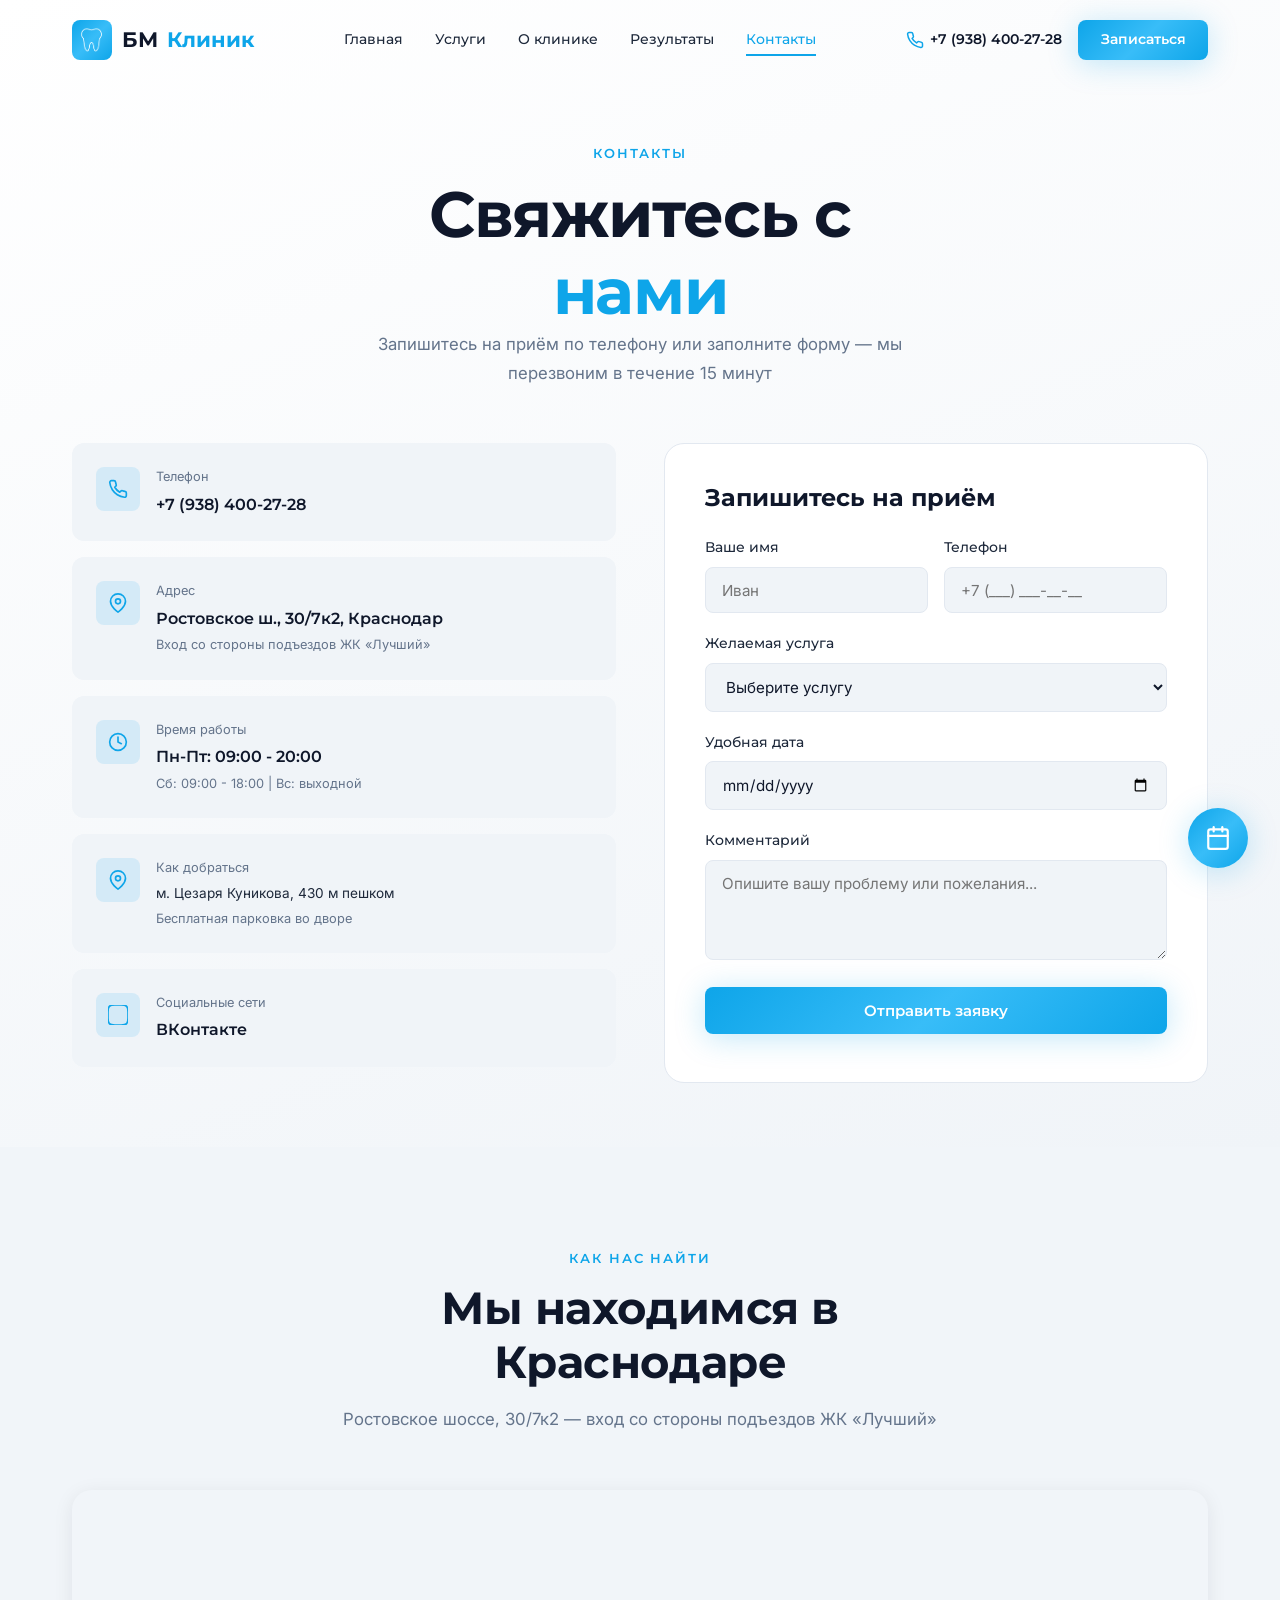
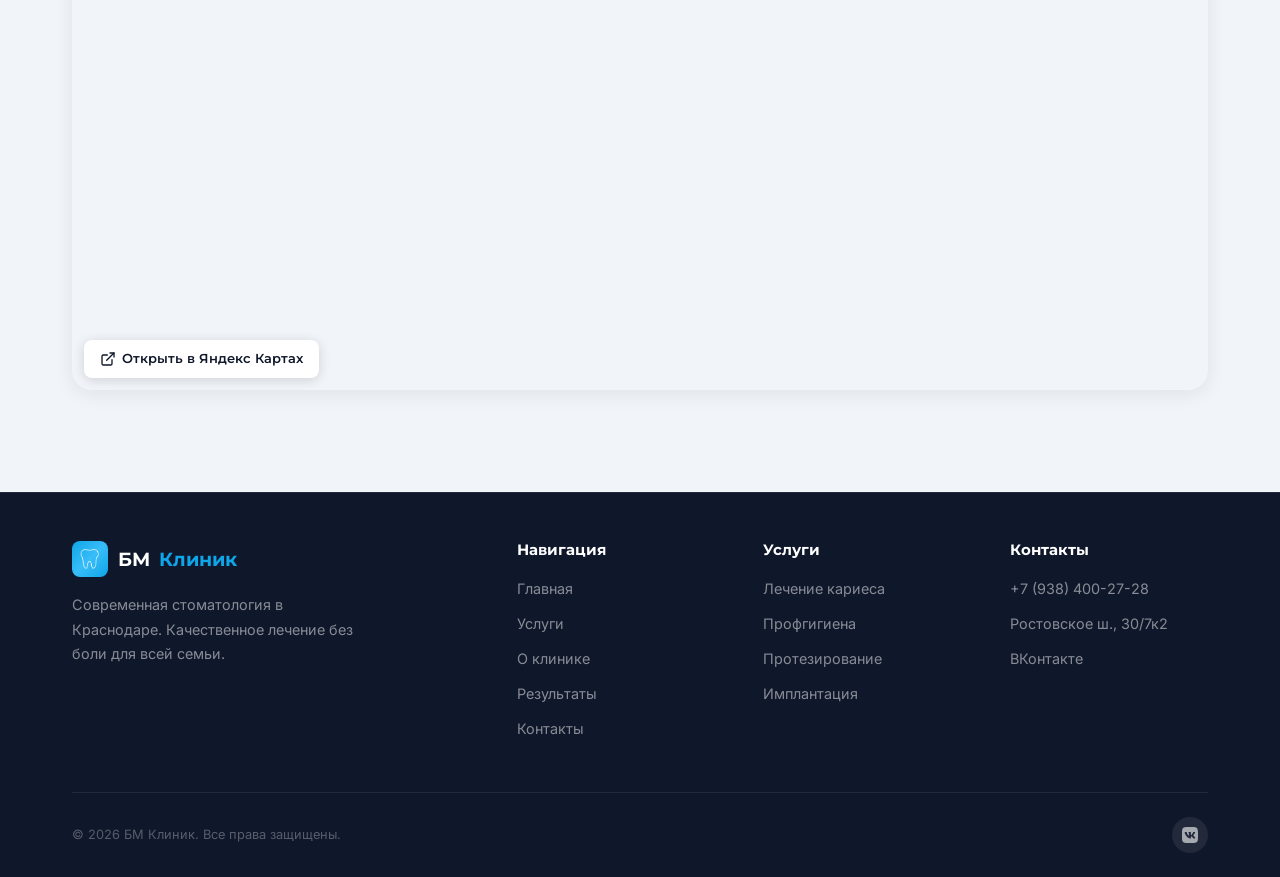
<file: contact.html>
<!DOCTYPE html>
<html lang="ru">
<head>
  <meta charset="UTF-8">
  <meta name="viewport" content="width=device-width, initial-scale=1.0">
  <meta name="description" content="Контакты стоматологии БМ Клиник в Краснодаре. Запишитесь на приём по телефону или онлайн.">
  <title>Контакты — БМ Клиник</title>
  <link rel="preconnect" href="https://fonts.googleapis.com">
  <link rel="preconnect" href="https://fonts.gstatic.com" crossorigin>
  <link href="https://fonts.googleapis.com/css2?family=Inter:wght@400;500;600&family=Montserrat:wght@500;600;700;800&display=swap" rel="stylesheet">
  <link rel="stylesheet" href="css/style.css">
</head>
<body>

  <!-- Header -->
  <header class="header">
    <div class="container header-inner">
      <a href="index.html" class="logo">
        <div class="logo-icon">
          <img src="images/teath.png" alt="Зуб">
        </div>
        БМ <span>Клиник</span>
      </a>
      <nav class="nav-desktop">
        <a href="index.html">Главная</a>
        <a href="services.html">Услуги</a>
        <a href="about.html">О клинике</a>
        <a href="results.html">Результаты</a>
        <a href="contact.html" class="active">Контакты</a>
      </nav>
      <div class="header-cta">
        <a href="tel:+79384002728" class="header-phone">
          <svg viewBox="0 0 24 24" fill="none" stroke="currentColor" stroke-width="2" stroke-linecap="round" stroke-linejoin="round">
            <path d="M22 16.92v3a2 2 0 01-2.18 2 19.79 19.79 0 01-8.63-3.07 19.5 19.5 0 01-6-6 19.79 19.79 0 01-3.07-8.67A2 2 0 014.11 2h3a2 2 0 012 1.72 12.84 12.84 0 00.7 2.81 2 2 0 01-.45 2.11L8.09 9.91a16 16 0 006 6l1.27-1.27a2 2 0 012.11-.45 12.84 12.84 0 002.81.7A2 2 0 0122 16.92z"/>
          </svg>
          +7 (938) 400-27-28
        </a>
        <a href="contact.html" class="btn btn-primary btn-sm">Записаться</a>
      </div>
      <button class="menu-toggle" aria-label="Меню">
        <span></span><span></span><span></span>
      </button>
    </div>
  </header>

  <div class="mobile-menu">
    <a href="index.html">Главная</a>
    <a href="services.html">Услуги</a>
    <a href="about.html">О клинике</a>
    <a href="results.html">Результаты</a>
    <a href="contact.html">Контакты</a>
    <a href="tel:+79384002728" style="color: var(--accent);">+7 (938) 400-27-28</a>
  </div>

  <!-- Contact Hero -->
  <section class="contact-hero">
    <div class="container">
      <div class="section-header reveal">
        <span class="section-subtitle">Контакты</span>
        <h1>Свяжитесь с <span class="text-gold">нами</span></h1>
        <p>Запишитесь на приём по телефону или заполните форму — мы перезвоним в течение 15 минут</p>
      </div>

      <div class="contact-grid">
        <!-- Contact Info -->
        <div class="reveal">
          <div class="contact-info-card">
            <div class="contact-icon">
              <svg viewBox="0 0 24 24" fill="none" stroke="currentColor" stroke-width="2" stroke-linecap="round" stroke-linejoin="round">
                <path d="M22 16.92v3a2 2 0 01-2.18 2 19.79 19.79 0 01-8.63-3.07 19.5 19.5 0 01-6-6 19.79 19.79 0 01-3.07-8.67A2 2 0 014.11 2h3a2 2 0 012 1.72 12.84 12.84 0 00.7 2.81 2 2 0 01-.45 2.11L8.09 9.91a16 16 0 006 6l1.27-1.27a2 2 0 012.11-.45 12.84 12.84 0 002.81.7A2 2 0 0122 16.92z"/>
              </svg>
            </div>
            <div>
              <div class="contact-info-label">Телефон</div>
              <div class="contact-info-value"><a href="tel:+79384002728">+7 (938) 400-27-28</a></div>
            </div>
          </div>

          <div class="contact-info-card">
            <div class="contact-icon">
              <svg viewBox="0 0 24 24" fill="none" stroke="currentColor" stroke-width="2" stroke-linecap="round" stroke-linejoin="round">
                <path d="M21 10c0 7-9 13-9 13s-9-6-9-13a9 9 0 0118 0z"/>
                <circle cx="12" cy="10" r="3"/>
              </svg>
            </div>
            <div>
              <div class="contact-info-label">Адрес</div>
              <div class="contact-info-value">Ростовское ш., 30/7к2, Краснодар</div>
              <div style="font-size: 0.8rem; color: var(--gray); margin-top: 0.25rem;">Вход со стороны подъездов ЖК «Лучший»</div>
            </div>
          </div>

          <div class="contact-info-card">
            <div class="contact-icon">
              <svg viewBox="0 0 24 24" fill="none" stroke="currentColor" stroke-width="2" stroke-linecap="round" stroke-linejoin="round">
                <circle cx="12" cy="12" r="10"/>
                <polyline points="12 6 12 12 16 14"/>
              </svg>
            </div>
            <div>
              <div class="contact-info-label">Время работы</div>
              <div class="contact-info-value">Пн-Пт: 09:00 - 20:00</div>
              <div style="font-size: 0.8rem; color: var(--gray); margin-top: 0.25rem;">Сб: 09:00 - 18:00 | Вс: выходной</div>
            </div>
          </div>

          <div class="contact-info-card">
            <div class="contact-icon">
              <svg viewBox="0 0 24 24" fill="none" stroke="currentColor" stroke-width="2" stroke-linecap="round" stroke-linejoin="round">
                <path d="M21 10c0 7-9 13-9 13s-9-6-9-13a9 9 0 0118 0z"/>
                <circle cx="12" cy="10" r="3"/>
              </svg>
            </div>
            <div>
              <div class="contact-info-label">Как добраться</div>
              <div style="font-size: 0.85rem; color: var(--dark-soft);">м. Цезаря Куникова, 430 м пешком</div>
              <div style="font-size: 0.8rem; color: var(--gray); margin-top: 0.25rem;">Бесплатная парковка во дворе</div>
            </div>
          </div>

          <div class="contact-info-card">
            <div class="contact-icon">
              <svg viewBox="0 0 24 24" fill="none" stroke="currentColor" stroke-width="2" stroke-linecap="round" stroke-linejoin="round">
                <path d="M15.684 0H8.316C1.592 0 0 1.592 0 8.316v7.368C0 22.408 1.592 24 8.316 24h7.368C22.408 24 24 22.408 24 15.684V8.316C24 1.592 22.391 0 15.684 0z"/>
              </svg>
            </div>
            <div>
              <div class="contact-info-label">Социальные сети</div>
              <div class="contact-info-value"><a href="https://vk.com/bm_clinic" target="_blank" rel="noopener">ВКонтакте</a></div>
            </div>
          </div>
        </div>

        <!-- Contact Form -->
        <div class="contact-form reveal reveal-delay-2">
          <h3>Запишитесь на приём</h3>
          <form id="contactForm">
            <div class="form-row">
              <div class="form-group">
                <label for="name">Ваше имя</label>
                <input type="text" id="name" name="name" placeholder="Иван" required>
              </div>
              <div class="form-group">
                <label for="phone">Телефон</label>
                <input type="tel" id="phone" name="phone" placeholder="+7 (___) ___-__-__" required>
              </div>
            </div>
            <div class="form-group">
              <label for="service">Желаемая услуга</label>
              <select id="service" name="service">
                <option value="">Выберите услугу</option>
                <option value="consultation">Бесплатная консультация</option>
                <option value="hygiene">Профессиональная гигиена</option>
                <option value="caries">Лечение кариеса</option>
                <option value="restoration">Реставрация зуба</option>
                <option value="crown">Коронки и протезы</option>
                <option value="implant">Имплантация</option>
                <option value="whitening">Отбеливание</option>
                <option value="kids">Детская стоматология</option>
                <option value="other">Другое</option>
              </select>
            </div>
            <div class="form-group">
              <label for="date">Удобная дата</label>
              <input type="date" id="date" name="date">
            </div>
            <div class="form-group">
              <label for="message">Комментарий</label>
              <textarea id="message" name="message" placeholder="Опишите вашу проблему или пожелания..."></textarea>
            </div>
            <button type="submit" class="btn btn-primary" style="width: 100%;">Отправить заявку</button>
          </form>
        </div>
      </div>
    </div>
  </section>

  <!-- Map -->
  <section class="section map-section">
    <div class="container">
      <div class="section-header reveal">
        <span class="section-subtitle">Как нас найти</span>
        <h2>Мы находимся в Краснодаре</h2>
        <p>Ростовское шоссе, 30/7к2 — вход со стороны подъездов ЖК «Лучший»</p>
      </div>
      <div class="map-wrapper reveal" style="position: relative;">
        <iframe src="https://yandex.ru/map-widget/v1/?ll=39.000079%2C45.100477&z=16&pt=39.000079%2C45.100477%2Cpm2rdm&lang=ru_RU" allowfullscreen="true" loading="lazy" title="Карта проезда к БМ Клиник"></iframe>
        <a href="https://yandex.ru/maps/org/bm_klinik/211016535542?si=u9z5erdw6w0wc8akgkuhuaa838" target="_blank" rel="noopener" class="map-open-btn">
          <svg viewBox="0 0 24 24" fill="none" stroke="currentColor" stroke-width="2" stroke-linecap="round" stroke-linejoin="round" width="16" height="16"><path d="M18 13v6a2 2 0 01-2 2H5a2 2 0 01-2-2V8a2 2 0 012-2h6"/><polyline points="15 3 21 3 21 9"/><line x1="10" y1="14" x2="21" y2="3"/></svg>
          Открыть в Яндекс Картах
        </a>
      </div>
    </div>
  </section>

  <!-- Footer -->
  <footer class="footer">
    <div class="container">
      <div class="footer-grid">
        <div class="footer-about">
          <div class="footer-logo">
            <div class="logo-icon">
              <img src="images/teath.png" alt="Зуб">
            </div>
            БМ <span>Клиник</span>
          </div>
          <p>Современная стоматология в Краснодаре. Качественное лечение без боли для всей семьи.</p>
        </div>
        <div>
          <h4>Навигация</h4>
          <ul class="footer-links">
            <li><a href="index.html">Главная</a></li>
            <li><a href="services.html">Услуги</a></li>
            <li><a href="about.html">О клинике</a></li>
            <li><a href="results.html">Результаты</a></li>
            <li><a href="contact.html">Контакты</a></li>
          </ul>
        </div>
        <div>
          <h4>Услуги</h4>
          <ul class="footer-links">
            <li><a href="services.html">Лечение кариеса</a></li>
            <li><a href="services.html">Профгигиена</a></li>
            <li><a href="services.html">Протезирование</a></li>
            <li><a href="services.html">Имплантация</a></li>
          </ul>
        </div>
        <div>
          <h4>Контакты</h4>
          <ul class="footer-links">
            <li><a href="tel:+79384002728">+7 (938) 400-27-28</a></li>
            <li><a href="https://yandex.ru/maps/org/bm_klinik/211016535542" target="_blank" rel="noopener">Ростовское ш., 30/7к2</a></li>
            <li><a href="https://vk.com/bm_clinic" target="_blank" rel="noopener">ВКонтакте</a></li>
          </ul>
        </div>
      </div>
      <div class="footer-bottom">
        <p>&copy; 2026 БМ Клиник. Все права защищены.</p>
        <div class="footer-social">
          <a href="https://vk.com/bm_clinic" target="_blank" rel="noopener" aria-label="ВКонтакте">
            <svg viewBox="0 0 24 24" fill="currentColor">
              <path d="M15.684 0H8.316C1.592 0 0 1.592 0 8.316v7.368C0 22.408 1.592 24 8.316 24h7.368C22.408 24 24 22.408 24 15.684V8.316C24 1.592 22.391 0 15.684 0zm3.692 17.123h-1.744c-.66 0-.864-.525-2.05-1.727-1.033-1-1.49-1.135-1.744-1.135-.356 0-.458.102-.458.593v1.575c0 .424-.135.678-1.253.678-1.846 0-3.896-1.118-5.335-3.202C4.624 10.857 4.03 8.57 4.03 8.096c0-.254.102-.491.593-.491h1.744c.44 0 .61.203.78.678.847 2.49 2.27 4.675 2.863 4.675.22 0 .322-.102.322-.66V9.721c-.068-1.186-.695-1.287-.695-1.71 0-.203.17-.407.44-.407h2.744c.373 0 .508.203.508.643v3.473c0 .372.17.508.271.508.22 0 .407-.136.813-.542 1.253-1.406 2.15-3.574 2.15-3.574.119-.254.322-.491.763-.491h1.744c.525 0 .644.27.525.643-.22 1.017-2.354 4.031-2.354 4.031-.186.305-.254.44 0 .78.186.254.796.779 1.203 1.253.745.847 1.32 1.558 1.473 2.05.17.49-.085.744-.576.744z"/>
            </svg>
          </a>
        </div>
      </div>
    </div>
  </footer>

  <a href="contact.html" class="floating-cta" aria-label="Записаться">
    <svg viewBox="0 0 24 24" fill="none" stroke="currentColor" stroke-width="2" stroke-linecap="round" stroke-linejoin="round">
      <rect x="3" y="4" width="18" height="18" rx="2" ry="2"></rect>
      <line x1="16" y1="2" x2="16" y2="6"></line>
      <line x1="8" y1="2" x2="8" y2="6"></line>
      <line x1="3" y1="10" x2="21" y2="10"></line>
    </svg>
  </a>

  <script src="js/main.js"></script>
</body>
</html>
</file>
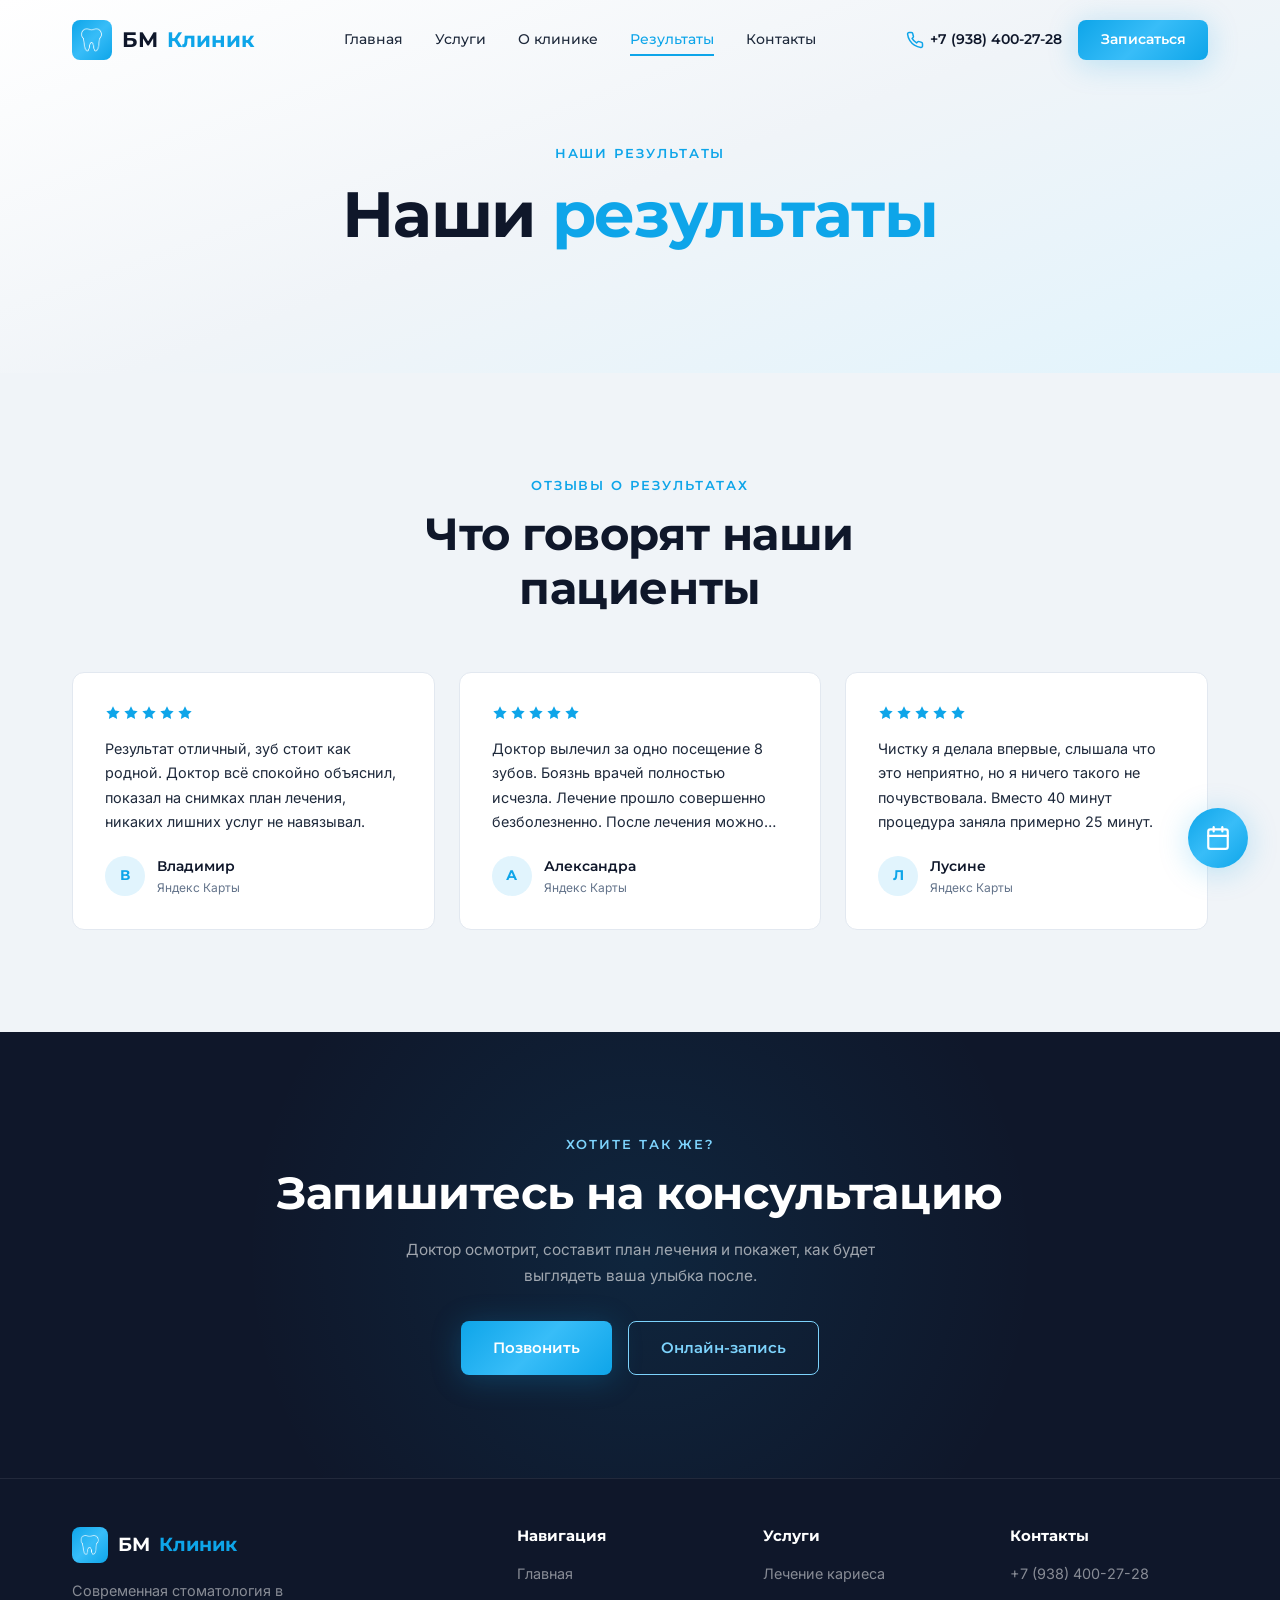
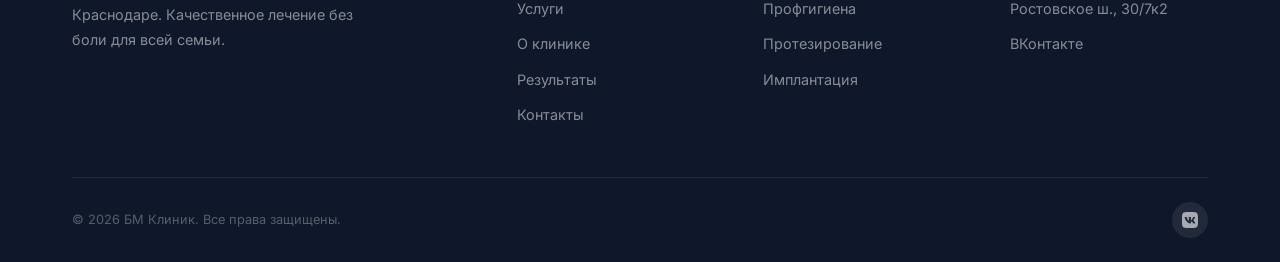
<file: results.html>
<!DOCTYPE html>
<html lang="ru">
<head>
  <meta charset="UTF-8">
  <meta name="viewport" content="width=device-width, initial-scale=1.0">
  <meta name="description" content="Результаты лечения в стоматологии БМ Клиник. До и после — интерактивные слайдеры с реальными случаями.">
  <title>Результаты — БМ Клиник</title>
  <link rel="preconnect" href="https://fonts.googleapis.com">
  <link rel="preconnect" href="https://fonts.gstatic.com" crossorigin>
  <link href="https://fonts.googleapis.com/css2?family=Inter:wght@400;500;600&family=Montserrat:wght@500;600;700;800&display=swap" rel="stylesheet">
  <link rel="stylesheet" href="css/style.css">
</head>
<body>

  <!-- Header -->
  <header class="header">
    <div class="container header-inner">
      <a href="index.html" class="logo">
        <div class="logo-icon">
          <img src="images/teath.png" alt="Зуб">
        </div>
        БМ <span>Клиник</span>
      </a>
      <nav class="nav-desktop">
        <a href="index.html">Главная</a>
        <a href="services.html">Услуги</a>
        <a href="about.html">О клинике</a>
        <a href="results.html" class="active">Результаты</a>
        <a href="contact.html">Контакты</a>
      </nav>
      <div class="header-cta">
        <a href="tel:+79384002728" class="header-phone">
          <svg viewBox="0 0 24 24" fill="none" stroke="currentColor" stroke-width="2" stroke-linecap="round" stroke-linejoin="round">
            <path d="M22 16.92v3a2 2 0 01-2.18 2 19.79 19.79 0 01-8.63-3.07 19.5 19.5 0 01-6-6 19.79 19.79 0 01-3.07-8.67A2 2 0 014.11 2h3a2 2 0 012 1.72 12.84 12.84 0 00.7 2.81 2 2 0 01-.45 2.11L8.09 9.91a16 16 0 006 6l1.27-1.27a2 2 0 012.11-.45 12.84 12.84 0 002.81.7A2 2 0 0122 16.92z"/>
          </svg>
          +7 (938) 400-27-28
        </a>
        <a href="contact.html" class="btn btn-primary btn-sm">Записаться</a>
      </div>
      <button class="menu-toggle" aria-label="Меню">
        <span></span><span></span><span></span>
      </button>
    </div>
  </header>

  <div class="mobile-menu">
    <a href="index.html">Главная</a>
    <a href="services.html">Услуги</a>
    <a href="about.html">О клинике</a>
    <a href="results.html">Результаты</a>
    <a href="contact.html">Контакты</a>
    <a href="tel:+79384002728" style="color: var(--accent);">+7 (938) 400-27-28</a>
  </div>

  <!-- Page Hero -->
  <section class="results-page about-hero">
    <div class="container">
      <div class="section-header reveal">
        <span class="section-subtitle">Наши результаты</span>
        <h1>Наши <span class="text-gold">результаты</span></h1>
      </div>
    </div>
  </section>

  <!-- Trust Section -->
  <section class="section" style="background: var(--cream);">
    <div class="container">
      <div class="section-header reveal">
        <span class="section-subtitle">Отзывы о результатах</span>
        <h2>Что говорят наши пациенты</h2>
      </div>
      <div class="reviews-grid">
        <div class="review-card reveal">
          <div class="review-stars">
            <svg viewBox="0 0 24 24"><polygon points="12 2 15.09 8.26 22 9.27 17 14.14 18.18 21.02 12 17.77 5.82 21.02 7 14.14 2 9.27 8.91 8.26 12 2"/></svg>
            <svg viewBox="0 0 24 24"><polygon points="12 2 15.09 8.26 22 9.27 17 14.14 18.18 21.02 12 17.77 5.82 21.02 7 14.14 2 9.27 8.91 8.26 12 2"/></svg>
            <svg viewBox="0 0 24 24"><polygon points="12 2 15.09 8.26 22 9.27 17 14.14 18.18 21.02 12 17.77 5.82 21.02 7 14.14 2 9.27 8.91 8.26 12 2"/></svg>
            <svg viewBox="0 0 24 24"><polygon points="12 2 15.09 8.26 22 9.27 17 14.14 18.18 21.02 12 17.77 5.82 21.02 7 14.14 2 9.27 8.91 8.26 12 2"/></svg>
            <svg viewBox="0 0 24 24"><polygon points="12 2 15.09 8.26 22 9.27 17 14.14 18.18 21.02 12 17.77 5.82 21.02 7 14.14 2 9.27 8.91 8.26 12 2"/></svg>
          </div>
          <p class="review-text">Результат отличный, зуб стоит как родной. Доктор всё спокойно объяснил, показал на снимках план лечения, никаких лишних услуг не навязывал.</p>
          <div class="review-author">
            <div class="review-avatar">В</div>
            <div>
              <div class="review-name">Владимир</div>
              <div class="review-source">Яндекс Карты</div>
            </div>
          </div>
        </div>
        <div class="review-card reveal reveal-delay-1">
          <div class="review-stars">
            <svg viewBox="0 0 24 24"><polygon points="12 2 15.09 8.26 22 9.27 17 14.14 18.18 21.02 12 17.77 5.82 21.02 7 14.14 2 9.27 8.91 8.26 12 2"/></svg>
            <svg viewBox="0 0 24 24"><polygon points="12 2 15.09 8.26 22 9.27 17 14.14 18.18 21.02 12 17.77 5.82 21.02 7 14.14 2 9.27 8.91 8.26 12 2"/></svg>
            <svg viewBox="0 0 24 24"><polygon points="12 2 15.09 8.26 22 9.27 17 14.14 18.18 21.02 12 17.77 5.82 21.02 7 14.14 2 9.27 8.91 8.26 12 2"/></svg>
            <svg viewBox="0 0 24 24"><polygon points="12 2 15.09 8.26 22 9.27 17 14.14 18.18 21.02 12 17.77 5.82 21.02 7 14.14 2 9.27 8.91 8.26 12 2"/></svg>
            <svg viewBox="0 0 24 24"><polygon points="12 2 15.09 8.26 22 9.27 17 14.14 18.18 21.02 12 17.77 5.82 21.02 7 14.14 2 9.27 8.91 8.26 12 2"/></svg>
          </div>
          <p class="review-text">Доктор вылечил за одно посещение 8 зубов. Боязнь врачей полностью исчезла. Лечение прошло совершенно безболезненно. После лечения можно было сразу есть и пить.</p>
          <div class="review-author">
            <div class="review-avatar">А</div>
            <div>
              <div class="review-name">Александра</div>
              <div class="review-source">Яндекс Карты</div>
            </div>
          </div>
        </div>
        <div class="review-card reveal reveal-delay-2">
          <div class="review-stars">
            <svg viewBox="0 0 24 24"><polygon points="12 2 15.09 8.26 22 9.27 17 14.14 18.18 21.02 12 17.77 5.82 21.02 7 14.14 2 9.27 8.91 8.26 12 2"/></svg>
            <svg viewBox="0 0 24 24"><polygon points="12 2 15.09 8.26 22 9.27 17 14.14 18.18 21.02 12 17.77 5.82 21.02 7 14.14 2 9.27 8.91 8.26 12 2"/></svg>
            <svg viewBox="0 0 24 24"><polygon points="12 2 15.09 8.26 22 9.27 17 14.14 18.18 21.02 12 17.77 5.82 21.02 7 14.14 2 9.27 8.91 8.26 12 2"/></svg>
            <svg viewBox="0 0 24 24"><polygon points="12 2 15.09 8.26 22 9.27 17 14.14 18.18 21.02 12 17.77 5.82 21.02 7 14.14 2 9.27 8.91 8.26 12 2"/></svg>
            <svg viewBox="0 0 24 24"><polygon points="12 2 15.09 8.26 22 9.27 17 14.14 18.18 21.02 12 17.77 5.82 21.02 7 14.14 2 9.27 8.91 8.26 12 2"/></svg>
          </div>
          <p class="review-text">Чистку я делала впервые, слышала что это неприятно, но я ничего такого не почувствовала. Вместо 40 минут процедура заняла примерно 25 минут.</p>
          <div class="review-author">
            <div class="review-avatar">Л</div>
            <div>
              <div class="review-name">Лусине</div>
              <div class="review-source">Яндекс Карты</div>
            </div>
          </div>
        </div>
      </div>
    </div>
  </section>

  <!-- CTA -->
  <section class="section cta-section">
    <div class="container">
      <div class="cta-content reveal">
        <span class="section-subtitle" style="color: var(--accent-light);">Хотите так же?</span>
        <h2>Запишитесь на консультацию</h2>
        <p>Доктор осмотрит, составит план лечения и покажет, как будет выглядеть ваша улыбка после.</p>
        <div class="cta-actions">
          <a href="tel:+79384002728" class="btn btn-primary">Позвонить</a>
          <a href="contact.html" class="btn btn-outline" style="border-color: var(--accent-light); color: var(--accent-light);">Онлайн-запись</a>
        </div>
      </div>
    </div>
  </section>

  <!-- Footer -->
  <footer class="footer">
    <div class="container">
      <div class="footer-grid">
        <div class="footer-about">
          <div class="footer-logo">
            <div class="logo-icon">
              <img src="images/teath.png" alt="Зуб">
            </div>
            БМ <span>Клиник</span>
          </div>
          <p>Современная стоматология в Краснодаре. Качественное лечение без боли для всей семьи.</p>
        </div>
        <div>
          <h4>Навигация</h4>
          <ul class="footer-links">
            <li><a href="index.html">Главная</a></li>
            <li><a href="services.html">Услуги</a></li>
            <li><a href="about.html">О клинике</a></li>
            <li><a href="results.html">Результаты</a></li>
            <li><a href="contact.html">Контакты</a></li>
          </ul>
        </div>
        <div>
          <h4>Услуги</h4>
          <ul class="footer-links">
            <li><a href="services.html">Лечение кариеса</a></li>
            <li><a href="services.html">Профгигиена</a></li>
            <li><a href="services.html">Протезирование</a></li>
            <li><a href="services.html">Имплантация</a></li>
          </ul>
        </div>
        <div>
          <h4>Контакты</h4>
          <ul class="footer-links">
            <li><a href="tel:+79384002728">+7 (938) 400-27-28</a></li>
            <li><a href="https://yandex.ru/maps/org/bm_klinik/211016535542" target="_blank" rel="noopener">Ростовское ш., 30/7к2</a></li>
            <li><a href="https://vk.com/bm_clinic" target="_blank" rel="noopener">ВКонтакте</a></li>
          </ul>
        </div>
      </div>
      <div class="footer-bottom">
        <p>&copy; 2026 БМ Клиник. Все права защищены.</p>
        <div class="footer-social">
          <a href="https://vk.com/bm_clinic" target="_blank" rel="noopener" aria-label="ВКонтакте">
            <svg viewBox="0 0 24 24" fill="currentColor">
              <path d="M15.684 0H8.316C1.592 0 0 1.592 0 8.316v7.368C0 22.408 1.592 24 8.316 24h7.368C22.408 24 24 22.408 24 15.684V8.316C24 1.592 22.391 0 15.684 0zm3.692 17.123h-1.744c-.66 0-.864-.525-2.05-1.727-1.033-1-1.49-1.135-1.744-1.135-.356 0-.458.102-.458.593v1.575c0 .424-.135.678-1.253.678-1.846 0-3.896-1.118-5.335-3.202C4.624 10.857 4.03 8.57 4.03 8.096c0-.254.102-.491.593-.491h1.744c.44 0 .61.203.78.678.847 2.49 2.27 4.675 2.863 4.675.22 0 .322-.102.322-.66V9.721c-.068-1.186-.695-1.287-.695-1.71 0-.203.17-.407.44-.407h2.744c.373 0 .508.203.508.643v3.473c0 .372.17.508.271.508.22 0 .407-.136.813-.542 1.253-1.406 2.15-3.574 2.15-3.574.119-.254.322-.491.763-.491h1.744c.525 0 .644.27.525.643-.22 1.017-2.354 4.031-2.354 4.031-.186.305-.254.44 0 .78.186.254.796.779 1.203 1.253.745.847 1.32 1.558 1.473 2.05.17.49-.085.744-.576.744z"/>
            </svg>
          </a>
        </div>
      </div>
    </div>
  </footer>

  <a href="contact.html" class="floating-cta" aria-label="Записаться">
    <svg viewBox="0 0 24 24" fill="none" stroke="currentColor" stroke-width="2" stroke-linecap="round" stroke-linejoin="round">
      <rect x="3" y="4" width="18" height="18" rx="2" ry="2"></rect>
      <line x1="16" y1="2" x2="16" y2="6"></line>
      <line x1="8" y1="2" x2="8" y2="6"></line>
      <line x1="3" y1="10" x2="21" y2="10"></line>
    </svg>
  </a>

  <script src="js/main.js"></script>
</body>
</html>
</file>
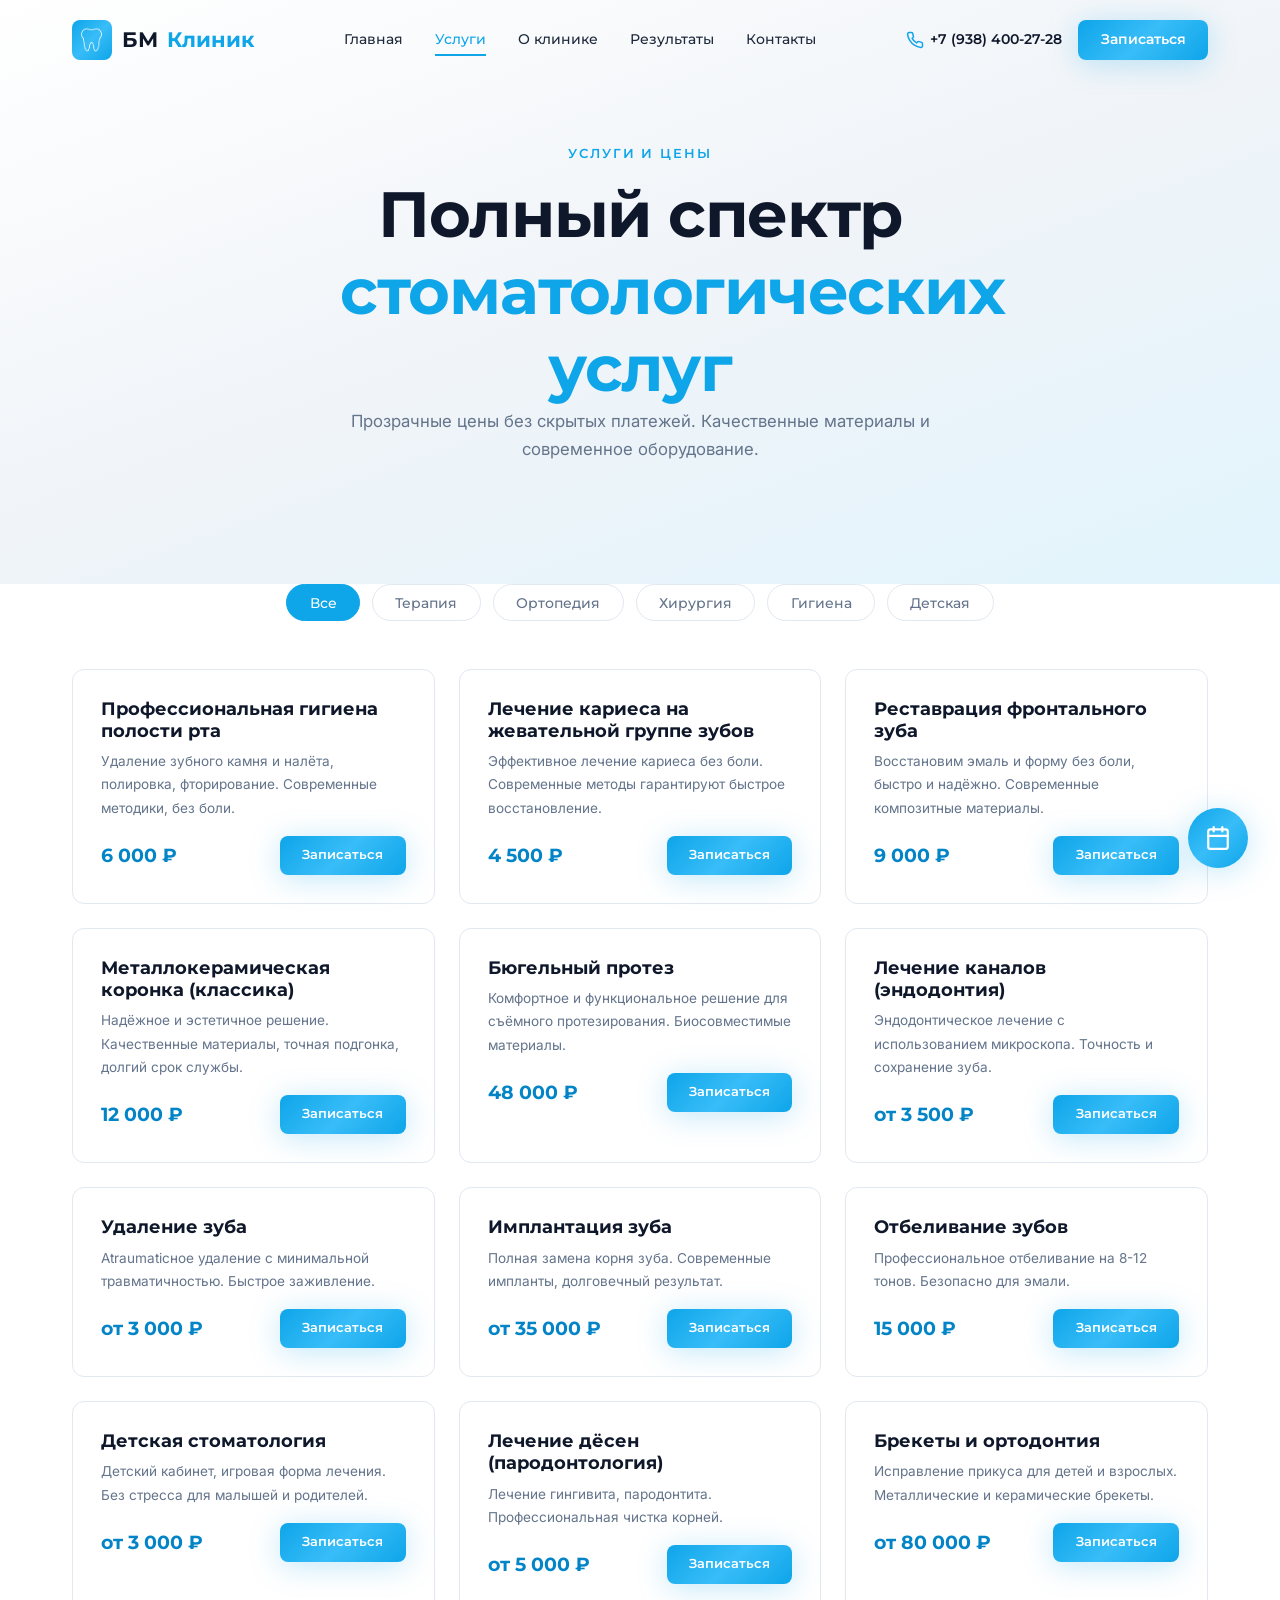
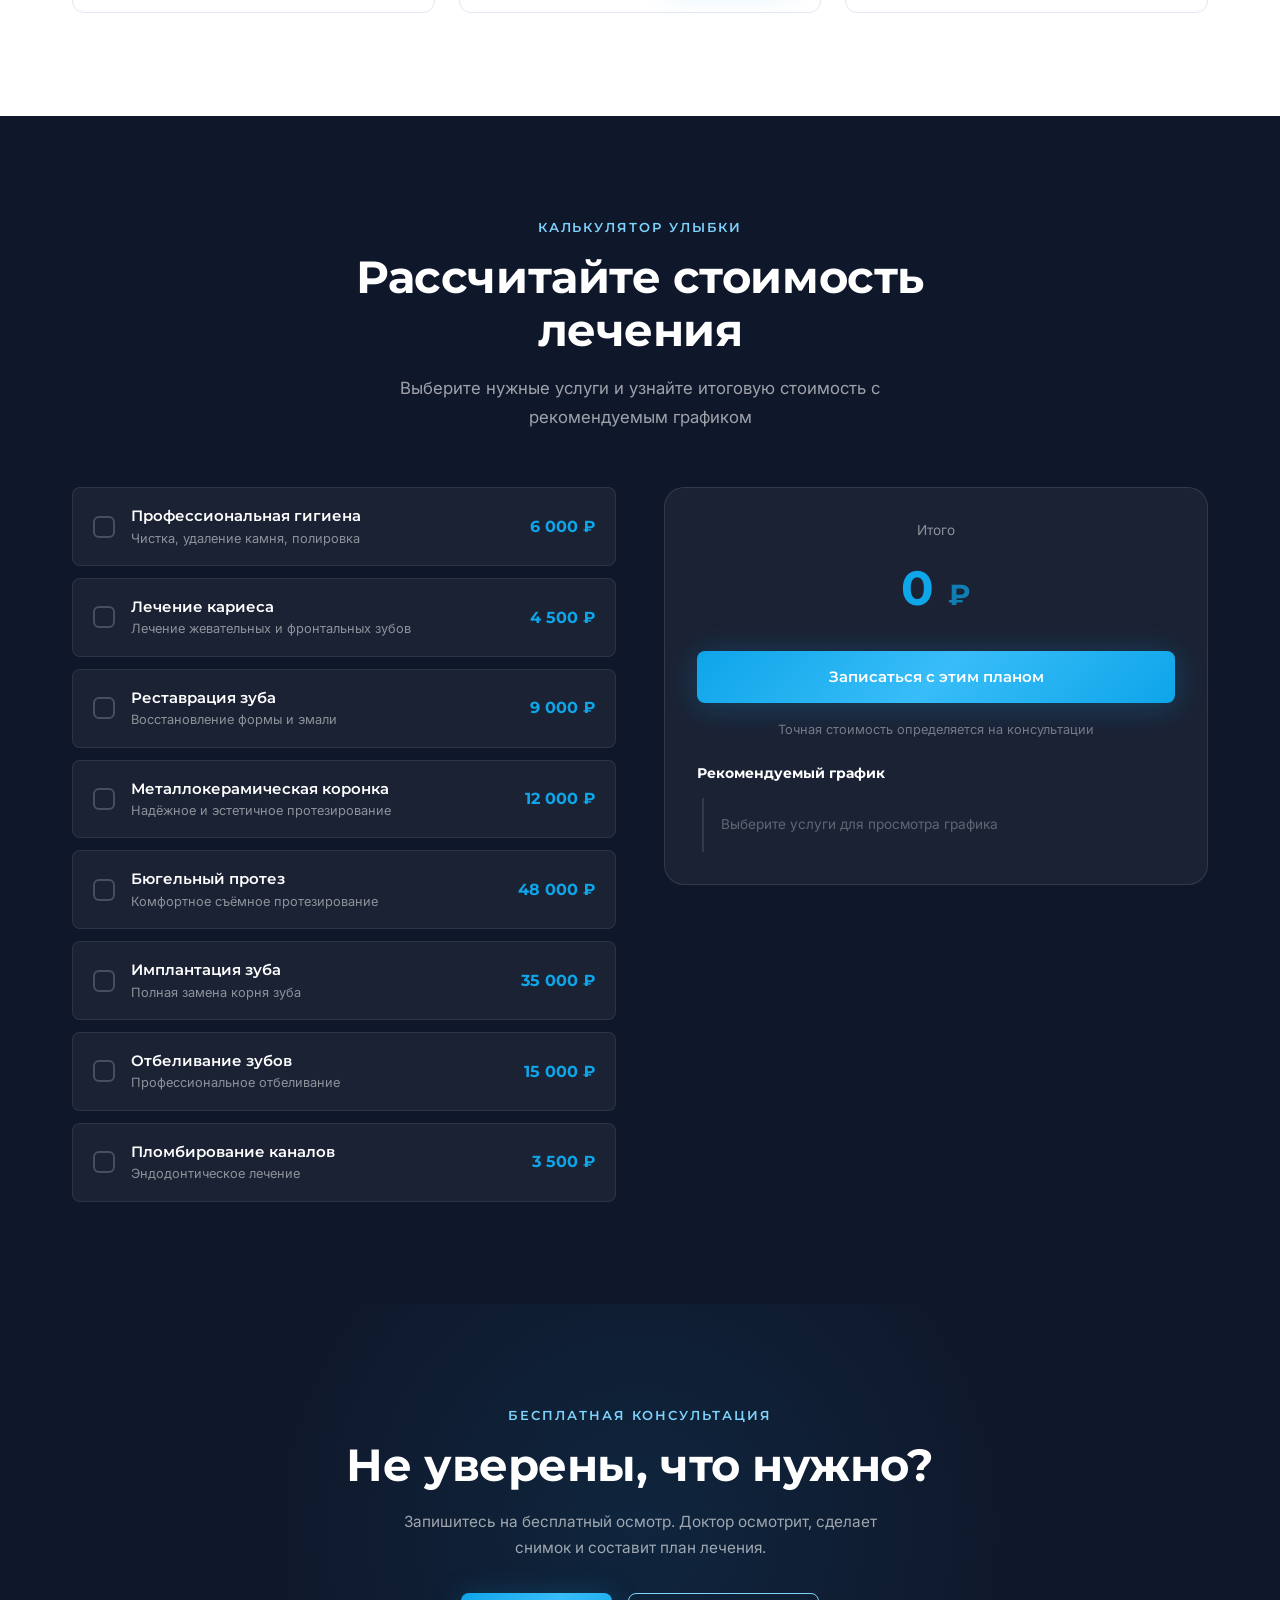
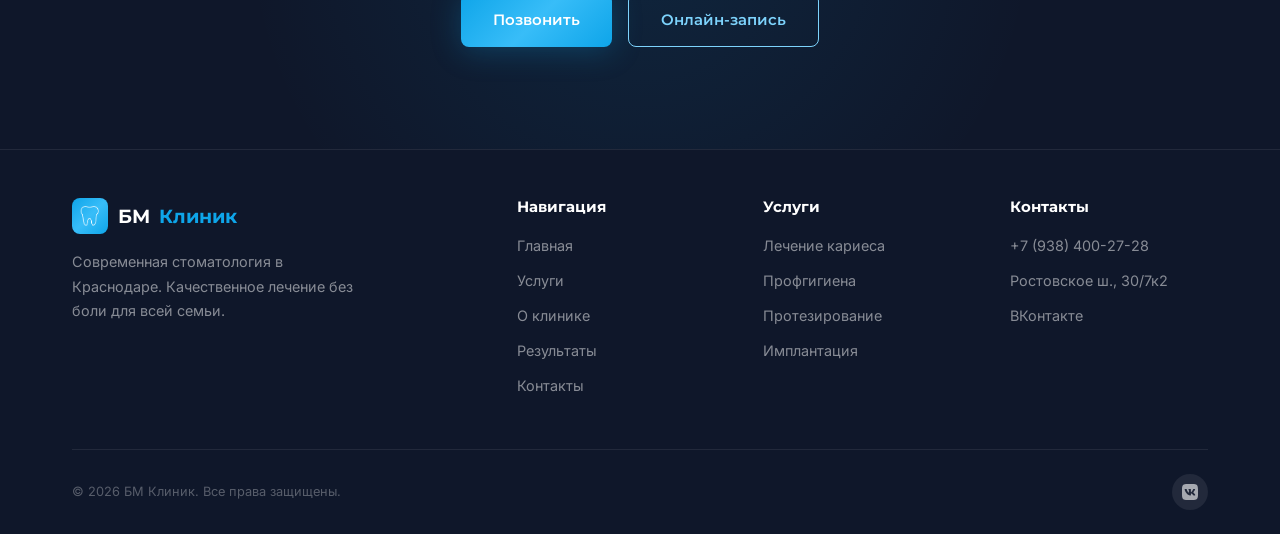
<file: services.html>
<!DOCTYPE html>
<html lang="ru">
<head>
  <meta charset="UTF-8">
  <meta name="viewport" content="width=device-width, initial-scale=1.0">
  <meta name="description" content="Услуги стоматологии БМ Клиник в Краснодаре. Цены на лечение зубов, протезирование, имплантацию, профгигиену. Калькулятор стоимости.">
  <title>Услуги и цены — БМ Клиник</title>
  <link rel="preconnect" href="https://fonts.googleapis.com">
  <link rel="preconnect" href="https://fonts.gstatic.com" crossorigin>
  <link href="https://fonts.googleapis.com/css2?family=Inter:wght@400;500;600&family=Montserrat:wght@500;600;700;800&display=swap" rel="stylesheet">
  <link rel="stylesheet" href="css/style.css">
</head>
<body>

  <!-- Header -->
  <header class="header">
    <div class="container header-inner">
      <a href="index.html" class="logo">
        <div class="logo-icon">
          <img src="images/teath.png" alt="Зуб">
        </div>
        БМ <span>Клиник</span>
      </a>
      <nav class="nav-desktop">
        <a href="index.html">Главная</a>
        <a href="services.html" class="active">Услуги</a>
        <a href="about.html">О клинике</a>
        <a href="results.html">Результаты</a>
        <a href="contact.html">Контакты</a>
      </nav>
      <div class="header-cta">
        <a href="tel:+79384002728" class="header-phone">
          <svg viewBox="0 0 24 24" fill="none" stroke="currentColor" stroke-width="2" stroke-linecap="round" stroke-linejoin="round">
            <path d="M22 16.92v3a2 2 0 01-2.18 2 19.79 19.79 0 01-8.63-3.07 19.5 19.5 0 01-6-6 19.79 19.79 0 01-3.07-8.67A2 2 0 014.11 2h3a2 2 0 012 1.72 12.84 12.84 0 00.7 2.81 2 2 0 01-.45 2.11L8.09 9.91a16 16 0 006 6l1.27-1.27a2 2 0 012.11-.45 12.84 12.84 0 002.81.7A2 2 0 0122 16.92z"/>
          </svg>
          +7 (938) 400-27-28
        </a>
        <a href="contact.html" class="btn btn-primary btn-sm">Записаться</a>
      </div>
      <button class="menu-toggle" aria-label="Меню">
        <span></span><span></span><span></span>
      </button>
    </div>
  </header>

  <div class="mobile-menu">
    <a href="index.html">Главная</a>
    <a href="services.html">Услуги</a>
    <a href="about.html">О клинике</a>
    <a href="results.html">Результаты</a>
    <a href="contact.html">Контакты</a>
    <a href="tel:+79384002728" style="color: var(--accent);">+7 (938) 400-27-28</a>
  </div>

  <!-- Page Hero -->
  <section class="about-hero">
    <div class="container">
      <div class="section-header reveal">
        <span class="section-subtitle">Услуги и цены</span>
        <h1>Полный спектр <span class="text-gold">стоматологических услуг</span></h1>
        <p>Прозрачные цены без скрытых платежей. Качественные материалы и современное оборудование.</p>
      </div>
    </div>
  </section>

  <!-- Services Grid -->
  <section class="section" style="padding-top: 0;">
    <div class="container">
      <div class="services-categories reveal">
        <button class="category-btn active" data-category="all">Все</button>
        <button class="category-btn" data-category="therapy">Терапия</button>
        <button class="category-btn" data-category="ortho">Ортопедия</button>
        <button class="category-btn" data-category="surgery">Хирургия</button>
        <button class="category-btn" data-category="hygiene">Гигиена</button>
        <button class="category-btn" data-category="kids">Детская</button>
      </div>

      <div class="services-grid" id="servicesGrid">
        <div class="service-full-card reveal" data-category="hygiene">
          <h4>Профессиональная гигиена полости рта</h4>
          <p>Удаление зубного камня и налёта, полировка, фторирование. Современные методики, без боли.</p>
          <div class="price-row">
            <span class="price">6 000 ₽</span>
            <a href="contact.html" class="btn btn-primary btn-sm">Записаться</a>
          </div>
        </div>
        <div class="service-full-card reveal reveal-delay-1" data-category="therapy">
          <h4>Лечение кариеса на жевательной группе зубов</h4>
          <p>Эффективное лечение кариеса без боли. Современные методы гарантируют быстрое восстановление.</p>
          <div class="price-row">
            <span class="price">4 500 ₽</span>
            <a href="contact.html" class="btn btn-primary btn-sm">Записаться</a>
          </div>
        </div>
        <div class="service-full-card reveal reveal-delay-2" data-category="therapy">
          <h4>Реставрация фронтального зуба</h4>
          <p>Восстановим эмаль и форму без боли, быстро и надёжно. Современные композитные материалы.</p>
          <div class="price-row">
            <span class="price">9 000 ₽</span>
            <a href="contact.html" class="btn btn-primary btn-sm">Записаться</a>
          </div>
        </div>
        <div class="service-full-card reveal" data-category="ortho">
          <h4>Металлокерамическая коронка (классика)</h4>
          <p>Надёжное и эстетичное решение. Качественные материалы, точная подгонка, долгий срок службы.</p>
          <div class="price-row">
            <span class="price">12 000 ₽</span>
            <a href="contact.html" class="btn btn-primary btn-sm">Записаться</a>
          </div>
        </div>
        <div class="service-full-card reveal reveal-delay-1" data-category="ortho">
          <h4>Бюгельный протез</h4>
          <p>Комфортное и функциональное решение для съёмного протезирования. Биосовместимые материалы.</p>
          <div class="price-row">
            <span class="price">48 000 ₽</span>
            <a href="contact.html" class="btn btn-primary btn-sm">Записаться</a>
          </div>
        </div>
        <div class="service-full-card reveal reveal-delay-2" data-category="therapy">
          <h4>Лечение каналов (эндодонтия)</h4>
          <p>Эндодонтическое лечение с использованием микроскопа. Точность и сохранение зуба.</p>
          <div class="price-row">
            <span class="price">от 3 500 ₽</span>
            <a href="contact.html" class="btn btn-primary btn-sm">Записаться</a>
          </div>
        </div>
        <div class="service-full-card reveal" data-category="surgery">
          <h4>Удаление зуба</h4>
          <p>Аtraumaticное удаление с минимальной травматичностью. Быстрое заживление.</p>
          <div class="price-row">
            <span class="price">от 3 000 ₽</span>
            <a href="contact.html" class="btn btn-primary btn-sm">Записаться</a>
          </div>
        </div>
        <div class="service-full-card reveal reveal-delay-1" data-category="surgery">
          <h4>Имплантация зуба</h4>
          <p>Полная замена корня зуба. Современные импланты, долговечный результат.</p>
          <div class="price-row">
            <span class="price">от 35 000 ₽</span>
            <a href="contact.html" class="btn btn-primary btn-sm">Записаться</a>
          </div>
        </div>
        <div class="service-full-card reveal reveal-delay-2" data-category="therapy">
          <h4>Отбеливание зубов</h4>
          <p>Профессиональное отбеливание на 8-12 тонов. Безопасно для эмали.</p>
          <div class="price-row">
            <span class="price">15 000 ₽</span>
            <a href="contact.html" class="btn btn-primary btn-sm">Записаться</a>
          </div>
        </div>
        <div class="service-full-card reveal" data-category="kids">
          <h4>Детская стоматология</h4>
          <p>Детский кабинет, игровая форма лечения. Без стресса для малышей и родителей.</p>
          <div class="price-row">
            <span class="price">от 3 000 ₽</span>
            <a href="contact.html" class="btn btn-primary btn-sm">Записаться</a>
          </div>
        </div>
        <div class="service-full-card reveal reveal-delay-1" data-category="therapy">
          <h4>Лечение дёсен (пародонтология)</h4>
          <p>Лечение гингивита, пародонтита. Профессиональная чистка корней.</p>
          <div class="price-row">
            <span class="price">от 5 000 ₽</span>
            <a href="contact.html" class="btn btn-primary btn-sm">Записаться</a>
          </div>
        </div>
        <div class="service-full-card reveal reveal-delay-2" data-category="ortho">
          <h4>Брекеты и ортодонтия</h4>
          <p>Исправление прикуса для детей и взрослых. Металлические и керамические брекеты.</p>
          <div class="price-row">
            <span class="price">от 80 000 ₽</span>
            <a href="contact.html" class="btn btn-primary btn-sm">Записаться</a>
          </div>
        </div>
      </div>
    </div>
  </section>

  <!-- Calculator Section -->
  <section class="section calculator-section" id="calculator">
    <div class="container">
      <div class="section-header reveal">
        <span class="section-subtitle">Калькулятор улыбки</span>
        <h2>Рассчитайте стоимость лечения</h2>
        <p>Выберите нужные услуги и узнайте итоговую стоимость с рекомендуемым графиком</p>
      </div>
      <div class="calculator-layout">
        <div class="calc-services reveal">
          <!-- Services rendered by calculator.js -->
        </div>
        <div class="calc-result reveal reveal-delay-2">
          <div class="calc-total-label">Итого</div>
          <div class="calc-total-price">0 <span class="currency">₽</span></div>
          <a href="contact.html" class="btn btn-primary" style="width: 100%; margin-bottom: 1rem;">Записаться с этим планом</a>
          <p style="font-size: 0.8rem; color: rgba(255,255,255,0.4); text-align: center;">Точная стоимость определяется на консультации</p>
          <div class="calc-timeline">
            <h4>Рекомендуемый график</h4>
            <div class="timeline">
              <div style="color: rgba(255,255,255,0.3); font-size: 0.85rem; padding: 1rem 0;">Выберите услуги для просмотра графика</div>
            </div>
          </div>
        </div>
      </div>
    </div>
  </section>

  <!-- CTA -->
  <section class="section cta-section">
    <div class="container">
      <div class="cta-content reveal">
        <span class="section-subtitle" style="color: var(--accent-light);">Бесплатная консультация</span>
        <h2>Не уверены, что нужно?</h2>
        <p>Запишитесь на бесплатный осмотр. Доктор осмотрит, сделает снимок и составит план лечения.</p>
        <div class="cta-actions">
          <a href="tel:+79384002728" class="btn btn-primary">Позвонить</a>
          <a href="contact.html" class="btn btn-outline" style="border-color: var(--accent-light); color: var(--accent-light);">Онлайн-запись</a>
        </div>
      </div>
    </div>
  </section>

  <!-- Footer -->
  <footer class="footer">
    <div class="container">
      <div class="footer-grid">
        <div class="footer-about">
          <div class="footer-logo">
            <div class="logo-icon">
              <img src="images/teath.png" alt="Зуб">
            </div>
            БМ <span>Клиник</span>
          </div>
          <p>Современная стоматология в Краснодаре. Качественное лечение без боли для всей семьи.</p>
        </div>
        <div>
          <h4>Навигация</h4>
          <ul class="footer-links">
            <li><a href="index.html">Главная</a></li>
            <li><a href="services.html">Услуги</a></li>
            <li><a href="about.html">О клинике</a></li>
            <li><a href="results.html">Результаты</a></li>
            <li><a href="contact.html">Контакты</a></li>
          </ul>
        </div>
        <div>
          <h4>Услуги</h4>
          <ul class="footer-links">
            <li><a href="services.html">Лечение кариеса</a></li>
            <li><a href="services.html">Профгигиена</a></li>
            <li><a href="services.html">Протезирование</a></li>
            <li><a href="services.html">Имплантация</a></li>
          </ul>
        </div>
        <div>
          <h4>Контакты</h4>
          <ul class="footer-links">
            <li><a href="tel:+79384002728">+7 (938) 400-27-28</a></li>
            <li><a href="https://yandex.ru/maps/org/bm_klinik/211016535542" target="_blank" rel="noopener">Ростовское ш., 30/7к2</a></li>
            <li><a href="https://vk.com/bm_clinic" target="_blank" rel="noopener">ВКонтакте</a></li>
          </ul>
        </div>
      </div>
      <div class="footer-bottom">
        <p>&copy; 2026 БМ Клиник. Все права защищены.</p>
        <div class="footer-social">
          <a href="https://vk.com/bm_clinic" target="_blank" rel="noopener" aria-label="ВКонтакте">
            <svg viewBox="0 0 24 24" fill="currentColor">
              <path d="M15.684 0H8.316C1.592 0 0 1.592 0 8.316v7.368C0 22.408 1.592 24 8.316 24h7.368C22.408 24 24 22.408 24 15.684V8.316C24 1.592 22.391 0 15.684 0zm3.692 17.123h-1.744c-.66 0-.864-.525-2.05-1.727-1.033-1-1.49-1.135-1.744-1.135-.356 0-.458.102-.458.593v1.575c0 .424-.135.678-1.253.678-1.846 0-3.896-1.118-5.335-3.202C4.624 10.857 4.03 8.57 4.03 8.096c0-.254.102-.491.593-.491h1.744c.44 0 .61.203.78.678.847 2.49 2.27 4.675 2.863 4.675.22 0 .322-.102.322-.66V9.721c-.068-1.186-.695-1.287-.695-1.71 0-.203.17-.407.44-.407h2.744c.373 0 .508.203.508.643v3.473c0 .372.17.508.271.508.22 0 .407-.136.813-.542 1.253-1.406 2.15-3.574 2.15-3.574.119-.254.322-.491.763-.491h1.744c.525 0 .644.27.525.643-.22 1.017-2.354 4.031-2.354 4.031-.186.305-.254.44 0 .78.186.254.796.779 1.203 1.253.745.847 1.32 1.558 1.473 2.05.17.49-.085.744-.576.744z"/>
            </svg>
          </a>
        </div>
      </div>
    </div>
  </footer>

  <a href="contact.html" class="floating-cta" aria-label="Записаться">
    <svg viewBox="0 0 24 24" fill="none" stroke="currentColor" stroke-width="2" stroke-linecap="round" stroke-linejoin="round">
      <rect x="3" y="4" width="18" height="18" rx="2" ry="2"></rect>
      <line x1="16" y1="2" x2="16" y2="6"></line>
      <line x1="8" y1="2" x2="8" y2="6"></line>
      <line x1="3" y1="10" x2="21" y2="10"></line>
    </svg>
  </a>

  <script src="js/main.js"></script>
  <script src="js/calculator.js"></script>
  <script>
    // Category filter
    document.querySelectorAll('.category-btn').forEach(function(btn) {
      btn.addEventListener('click', function() {
        document.querySelectorAll('.category-btn').forEach(function(b) { b.classList.remove('active'); });
        btn.classList.add('active');
        var cat = btn.getAttribute('data-category');
        document.querySelectorAll('.service-full-card').forEach(function(card) {
          if (cat === 'all' || card.getAttribute('data-category') === cat) {
            card.style.display = '';
          } else {
            card.style.display = 'none';
          }
        });
      });
    });
  </script>
</body>
</html>
</file>
<file: css/style.css>
/* ========================================
   БМ Клиник — Premium Dental Website
   Deep Blue + Teal + Coral Theme
   ======================================== */

/* --- CSS Variables --- */
:root {
  --white: #FFFFFF;
  --off-white: #F8FAFB;
  --cream: #F0F4F8;
  --accent: #0EA5E9;
  --accent-light: #7DD3FC;
  --accent-dark: #0284C7;
  --accent-glow: rgba(14, 165, 233, 0.12);
  --accent-gradient: linear-gradient(135deg, #0EA5E9 0%, #38BDF8 50%, #0EA5E9 100%);
  --accent-gradient-hover: linear-gradient(135deg, #0284C7 0%, #0EA5E9 50%, #0284C7 100%);
  --coral: #F97066;
  --coral-dark: #E85D52;
  --teal: #14B8A6;
  --teal-light: #5EEAD4;
  --dark: #0F172A;
  --dark-soft: #1E293B;
  --dark-muted: #334155;
  --gray: #64748B;
  --gray-light: #F1F5F9;
  --gray-border: #E2E8F0;

  --font-display: 'Montserrat', sans-serif;
  --font-body: 'Inter', sans-serif;

  --shadow-sm: 0 1px 3px rgba(15, 23, 42, 0.06);
  --shadow-md: 0 4px 20px rgba(15, 23, 42, 0.08);
  --shadow-lg: 0 10px 40px rgba(15, 23, 42, 0.12);
  --shadow-accent: 0 4px 30px rgba(14, 165, 233, 0.25);

  --radius-sm: 8px;
  --radius-md: 12px;
  --radius-lg: 20px;
  --radius-xl: 28px;

  --transition: 0.3s cubic-bezier(0.4, 0, 0.2, 1);
  --transition-slow: 0.6s cubic-bezier(0.4, 0, 0.2, 1);

  --container: 1200px;
  --header-height: 80px;
}

/* --- Reset & Base --- */
*, *::before, *::after {
  margin: 0;
  padding: 0;
  box-sizing: border-box;
}

html {
  scroll-behavior: smooth;
  font-size: 16px;
  -webkit-font-smoothing: antialiased;
  -moz-osx-font-smoothing: grayscale;
}

body {
  font-family: var(--font-body);
  color: var(--dark);
  background-color: var(--white);
  line-height: 1.6;
  overflow-x: hidden;
}

img {
  max-width: 100%;
  height: auto;
  display: block;
}

a {
  color: inherit;
  text-decoration: none;
}

button {
  cursor: pointer;
  border: none;
  background: none;
  font-family: inherit;
}

ul, ol {
  list-style: none;
}

/* --- Typography --- */
h1, h2, h3, h4, h5, h6 {
  font-family: var(--font-display);
  font-weight: 700;
  line-height: 1.2;
}

h1 {
  font-size: clamp(2.4rem, 5vw, 4.2rem);
  letter-spacing: -0.02em;
}

h2 {
  font-size: clamp(1.8rem, 3.5vw, 2.8rem);
  letter-spacing: -0.01em;
}

h3 {
  font-size: clamp(1.2rem, 2vw, 1.5rem);
}

h4 {
  font-size: clamp(1rem, 1.5vw, 1.15rem);
}

p {
  font-size: clamp(0.95rem, 1.2vw, 1.05rem);
  color: var(--gray);
  line-height: 1.7;
}

.text-gold {
  color: var(--accent);
}

.text-center {
  text-align: center;
}

.section-subtitle {
  font-family: var(--font-display);
  font-size: 0.8rem;
  font-weight: 600;
  text-transform: uppercase;
  letter-spacing: 0.15em;
  color: var(--accent);
  margin-bottom: 0.75rem;
  display: block;
}

/* --- Container --- */
.container {
  width: 100%;
  max-width: var(--container);
  margin: 0 auto;
  padding: 0 clamp(1rem, 4vw, 2rem);
}

/* --- Buttons --- */
.btn {
  display: inline-flex;
  align-items: center;
  justify-content: center;
  gap: 0.5rem;
  padding: 0.875rem 2rem;
  border-radius: var(--radius-sm);
  font-family: var(--font-display);
  font-weight: 600;
  font-size: 0.95rem;
  transition: var(--transition);
  white-space: nowrap;
}

.btn-primary {
  background: var(--accent-gradient);
  color: var(--white);
  box-shadow: var(--shadow-accent);
}

.btn-primary:hover {
  background: var(--accent-gradient-hover);
  transform: translateY(-2px);
  box-shadow: 0 6px 35px rgba(201, 169, 110, 0.35);
}

.btn-outline {
  border: 1.5px solid var(--accent);
  color: var(--accent);
  background: transparent;
}

.btn-outline:hover {
  background: var(--accent);
  color: var(--white);
  transform: translateY(-2px);
}

.btn-dark {
  background: var(--dark);
  color: var(--white);
}

.btn-dark:hover {
  background: var(--dark-soft);
  transform: translateY(-2px);
}

.btn-sm {
  padding: 0.6rem 1.4rem;
  font-size: 0.85rem;
}

/* --- Header --- */
.header {
  position: fixed;
  top: 0;
  left: 0;
  right: 0;
  height: var(--header-height);
  z-index: 1000;
  transition: var(--transition);
}

.header.scrolled {
  background: rgba(255, 255, 255, 0.92);
  backdrop-filter: blur(20px);
  -webkit-backdrop-filter: blur(20px);
  box-shadow: var(--shadow-sm);
}

.header-inner {
  display: flex;
  align-items: center;
  justify-content: space-between;
  height: 100%;
}

.logo {
  display: flex;
  align-items: center;
  gap: 0.6rem;
  font-family: var(--font-display);
  font-weight: 700;
  font-size: 1.3rem;
  color: var(--dark);
}

.logo-icon {
  width: 40px;
  height: 40px;
  background: var(--accent-gradient);
  border-radius: var(--radius-sm);
  display: flex;
  align-items: center;
  justify-content: center;
  color: var(--white);
  overflow: hidden;
  padding: 5px;
}

.logo-icon img {
  width: 100%;
  height: 100%;
  object-fit: contain;
}

.logo span {
  color: var(--accent);
}

.nav-desktop {
  display: flex;
  align-items: center;
  gap: 2rem;
}

.nav-desktop a {
  font-family: var(--font-display);
  font-size: 0.9rem;
  font-weight: 500;
  color: var(--dark-soft);
  transition: var(--transition);
  position: relative;
}

.nav-desktop a::after {
  content: '';
  position: absolute;
  bottom: -4px;
  left: 0;
  width: 0;
  height: 2px;
  background: var(--accent);
  transition: var(--transition);
}

.nav-desktop a:hover,
.nav-desktop a.active {
  color: var(--accent);
}

.nav-desktop a:hover::after,
.nav-desktop a.active::after {
  width: 100%;
}

.header-cta {
  display: flex;
  align-items: center;
  gap: 1rem;
}

.header-phone {
  display: flex;
  align-items: center;
  gap: 0.4rem;
  font-family: var(--font-display);
  font-weight: 600;
  font-size: 0.9rem;
  color: var(--dark);
}

.header-phone svg {
  width: 18px;
  height: 18px;
  color: var(--accent);
}

/* Mobile Menu Toggle */
.menu-toggle {
  display: none;
  flex-direction: column;
  gap: 5px;
  width: 28px;
  padding: 4px 0;
}

.menu-toggle span {
  display: block;
  width: 100%;
  height: 2px;
  background: var(--dark);
  border-radius: 2px;
  transition: var(--transition);
}

.menu-toggle.active span:nth-child(1) {
  transform: rotate(45deg) translate(5px, 5px);
}

.menu-toggle.active span:nth-child(2) {
  opacity: 0;
}

.menu-toggle.active span:nth-child(3) {
  transform: rotate(-45deg) translate(5px, -5px);
}

/* Mobile Menu Overlay */
.mobile-menu {
  display: none;
  position: fixed;
  top: 0;
  left: 0;
  right: 0;
  bottom: 0;
  background: rgba(255, 255, 255, 0.98);
  backdrop-filter: blur(20px);
  z-index: 999;
  flex-direction: column;
  align-items: center;
  justify-content: center;
  gap: 2rem;
  opacity: 0;
  visibility: hidden;
  transition: var(--transition);
}

.mobile-menu.open {
  opacity: 1;
  visibility: visible;
}

.mobile-menu a {
  font-family: var(--font-display);
  font-size: 1.5rem;
  font-weight: 600;
  color: var(--dark);
  transition: var(--transition);
}

.mobile-menu a:hover {
  color: var(--accent);
}

/* --- Hero Section --- */
.hero {
  position: relative;
  min-height: 100vh;
  display: flex;
  align-items: center;
  overflow: hidden;
  background: linear-gradient(160deg, var(--white) 0%, var(--cream) 40%, var(--accent-glow) 100%);
}

.hero::before {
  content: '';
  position: absolute;
  top: -20%;
  right: -10%;
  width: 600px;
  height: 600px;
  background: radial-gradient(circle, rgba(14, 165, 233, 0.1) 0%, transparent 70%);
  border-radius: 50%;
  pointer-events: none;
}

.hero::after {
  content: '';
  position: absolute;
  bottom: -10%;
  left: -5%;
  width: 400px;
  height: 400px;
  background: radial-gradient(circle, rgba(20, 184, 166, 0.08) 0%, transparent 70%);
  border-radius: 50%;
  pointer-events: none;
}

.hero-content {
  position: relative;
  z-index: 2;
  max-width: 620px;
}

.hero-centered {
  position: relative;
  z-index: 2;
  display: flex;
  flex-direction: column;
  align-items: center;
  justify-content: center;
  min-height: 75vh;
  padding: 2rem 0 4rem;
}

.hero-logo-wrap {
  width: clamp(260px, 35vw, 400px);
  height: clamp(260px, 35vw, 400px);
  border-radius: 50%;
  overflow: hidden;
  margin-bottom: 1.25rem;
  box-shadow: 0 8px 40px rgba(14, 165, 233, 0.15);
  background: var(--white);
}

.hero-logo-img {
  width: 100%;
  height: 100%;
  object-fit: contain;
  padding: 10%;
}

.hero-badge {
  display: inline-flex;
  align-items: center;
  gap: 0.5rem;
  padding: 0.5rem 1rem;
  background: var(--white);
  border: 1px solid var(--gray-border);
  border-radius: 100px;
  font-size: 0.8rem;
  font-weight: 500;
  color: var(--accent-dark);
  margin-bottom: 1.5rem;
  box-shadow: var(--shadow-sm);
}

.hero-badge svg {
  width: 16px;
  height: 16px;
  color: var(--accent);
}

.hero h1 {
  margin-bottom: 1.25rem;
}

.hero h1 .highlight {
  background: var(--accent-gradient);
  -webkit-background-clip: text;
  -webkit-text-fill-color: transparent;
  background-clip: text;
}

.hero-desc {
  font-size: clamp(1rem, 1.3vw, 1.15rem);
  color: var(--gray);
  margin-bottom: 2rem;
  max-width: 480px;
  line-height: 1.8;
}

.hero-actions {
  display: flex;
  gap: 1rem;
  flex-wrap: wrap;
}

.hero-image {
  display: none;
}

/* Scroll Indicator */
.scroll-indicator {
  display: none;
}

.scroll-indicator span {
  font-size: 0.7rem;
  font-weight: 500;
  text-transform: uppercase;
  letter-spacing: 0.1em;
  color: var(--gray);
}

.scroll-line {
  width: 1px;
  height: 40px;
  background: var(--gray-border);
  position: relative;
  overflow: hidden;
}

.scroll-line::after {
  content: '';
  position: absolute;
  top: -100%;
  width: 100%;
  height: 50%;
  background: var(--accent);
  animation: scrollDown 1.8s ease-in-out infinite;
}

@keyframes scrollDown {
  0% { top: -50%; }
  100% { top: 150%; }
}

/* --- Floating CTA Button --- */
.floating-cta {
  position: fixed;
  bottom: 2rem;
  right: 2rem;
  z-index: 900;
  width: 60px;
  height: 60px;
  border-radius: 50%;
  background: var(--accent-gradient);
  color: var(--white);
  display: flex;
  align-items: center;
  justify-content: center;
  box-shadow: var(--shadow-accent);
  transition: var(--transition);
  animation: pulse 2s ease-in-out infinite;
}

.floating-cta:hover {
  transform: scale(1.1);
  animation: none;
}

.floating-cta svg {
  width: 26px;
  height: 26px;
}

@keyframes pulse {
  0%, 100% { box-shadow: 0 0 0 0 rgba(201, 169, 110, 0.4); }
  50% { box-shadow: 0 0 0 12px rgba(201, 169, 110, 0); }
}

/* --- Stats Section --- */
.stats {
  padding: 4rem 0;
  background: var(--white);
  border-bottom: 1px solid var(--gray-border);
}

.stats-grid {
  display: grid;
  grid-template-columns: repeat(4, 1fr);
  gap: 2rem;
}

.stat-item {
  text-align: center;
  padding: 1.5rem;
}

.stat-number {
  font-family: var(--font-display);
  font-size: clamp(2rem, 4vw, 3rem);
  font-weight: 700;
  color: var(--dark);
  line-height: 1;
  margin-bottom: 0.5rem;
}

.stat-number .suffix {
  color: var(--accent);
}

.stat-label {
  font-size: 0.85rem;
  color: var(--gray);
  font-weight: 500;
}

/* --- Section Common --- */
.section {
  padding: clamp(4rem, 8vw, 7rem) 0;
}

.section-header {
  text-align: center;
  max-width: 600px;
  margin: 0 auto 3.5rem;
}

.section-header h2 {
  margin-bottom: 1rem;
}

.section-header p {
  font-size: 1.05rem;
}

/* --- Services Preview (Home) --- */
.services-preview {
  background: var(--cream);
}

.services-scroll {
  display: flex;
  gap: 1.5rem;
  overflow-x: auto;
  padding-bottom: 1rem;
  scroll-snap-type: x mandatory;
  -ms-overflow-style: none;
  scrollbar-width: none;
}

.services-scroll::-webkit-scrollbar {
  display: none;
}

.service-card {
  flex: 0 0 280px;
  scroll-snap-align: start;
  background: var(--white);
  border-radius: var(--radius-md);
  padding: 2rem;
  transition: var(--transition);
  border: 1px solid var(--gray-border);
  position: relative;
  overflow: hidden;
}

.service-card::before {
  content: '';
  position: absolute;
  top: 0;
  left: 0;
  right: 0;
  height: 3px;
  background: var(--accent-gradient);
  transform: scaleX(0);
  transform-origin: left;
  transition: var(--transition);
}

.service-card:hover {
  transform: translateY(-4px);
  box-shadow: var(--shadow-md);
}

.service-card:hover::before {
  transform: scaleX(1);
}

.service-icon {
  width: 48px;
  height: 48px;
  border-radius: var(--radius-sm);
  background: var(--accent-glow);
  display: flex;
  align-items: center;
  justify-content: center;
  margin-bottom: 1.25rem;
}

.service-icon svg {
  width: 24px;
  height: 24px;
  color: var(--accent);
}

.service-card h4 {
  margin-bottom: 0.5rem;
}

.service-card p {
  font-size: 0.85rem;
  margin-bottom: 1rem;
}

.service-price {
  font-family: var(--font-display);
  font-weight: 700;
  color: var(--accent-dark);
  font-size: 1.1rem;
}

/* --- Full Services Page --- */
.services-categories {
  display: flex;
  gap: 0.75rem;
  flex-wrap: wrap;
  justify-content: center;
  margin-bottom: 3rem;
}

.category-btn {
  padding: 0.6rem 1.4rem;
  border-radius: 100px;
  font-family: var(--font-display);
  font-size: 0.85rem;
  font-weight: 500;
  color: var(--gray);
  background: var(--white);
  border: 1px solid var(--gray-border);
  transition: var(--transition);
}

.category-btn:hover,
.category-btn.active {
  background: var(--accent);
  color: var(--white);
  border-color: var(--accent);
}

.services-grid {
  display: grid;
  grid-template-columns: repeat(auto-fill, minmax(300px, 1fr));
  gap: 1.5rem;
}

.service-full-card {
  background: var(--white);
  border: 1px solid var(--gray-border);
  border-radius: var(--radius-md);
  padding: 1.75rem;
  transition: var(--transition);
}

.service-full-card:hover {
  border-color: var(--accent-light);
  box-shadow: var(--shadow-accent);
}

.service-full-card h4 {
  margin-bottom: 0.5rem;
}

.service-full-card p {
  font-size: 0.85rem;
  margin-bottom: 1rem;
  min-height: 3.4em;
}

.service-full-card .price-row {
  display: flex;
  align-items: center;
  justify-content: space-between;
}

.service-full-card .price {
  font-family: var(--font-display);
  font-weight: 700;
  font-size: 1.2rem;
  color: var(--accent-dark);
}

.service-full-card .btn-sm {
  font-size: 0.8rem;
}

/* --- Calculator Section --- */
.calculator-section {
  background: var(--dark);
  color: var(--white);
  position: relative;
  overflow: hidden;
}

.calculator-section::before {
  content: '';
  position: absolute;
  top: -50%;
  right: -20%;
  width: 600px;
  height: 600px;
  background: radial-gradient(circle, rgba(14, 165, 233, 0.08) 0%, transparent 70%);
  border-radius: 50%;
}

.calculator-section h2 {
  color: var(--white);
}

.calculator-section .section-subtitle {
  color: var(--accent-light);
}

.calculator-section p {
  color: rgba(255, 255, 255, 0.6);
}

.calculator-layout {
  display: grid;
  grid-template-columns: 1fr 1fr;
  gap: 3rem;
  align-items: start;
  position: relative;
  z-index: 2;
}

.calc-services {
  display: flex;
  flex-direction: column;
  gap: 0.75rem;
}

.calc-item {
  display: flex;
  align-items: center;
  gap: 1rem;
  padding: 1rem 1.25rem;
  background: rgba(255, 255, 255, 0.05);
  border: 1px solid rgba(255, 255, 255, 0.08);
  border-radius: var(--radius-sm);
  transition: var(--transition);
  cursor: pointer;
}

.calc-item:hover {
  background: rgba(255, 255, 255, 0.08);
  border-color: rgba(201, 169, 110, 0.3);
}

.calc-item.selected {
  background: rgba(201, 169, 110, 0.1);
  border-color: var(--accent);
}

.calc-checkbox {
  width: 22px;
  height: 22px;
  border: 2px solid rgba(255, 255, 255, 0.2);
  border-radius: 6px;
  display: flex;
  align-items: center;
  justify-content: center;
  flex-shrink: 0;
  transition: var(--transition);
}

.calc-item.selected .calc-checkbox {
  background: var(--accent);
  border-color: var(--accent);
}

.calc-checkbox svg {
  width: 14px;
  height: 14px;
  color: var(--white);
  opacity: 0;
  transition: var(--transition);
}

.calc-item.selected .calc-checkbox svg {
  opacity: 1;
}

.calc-item-info {
  flex: 1;
}

.calc-item-name {
  font-family: var(--font-display);
  font-weight: 600;
  font-size: 0.95rem;
  color: var(--white);
}

.calc-item-desc {
  font-size: 0.8rem;
  color: rgba(255, 255, 255, 0.5);
}

.calc-item-price {
  font-family: var(--font-display);
  font-weight: 700;
  color: var(--accent);
  white-space: nowrap;
}

/* Calculator Result */
.calc-result {
  position: sticky;
  top: calc(var(--header-height) + 2rem);
  background: rgba(255, 255, 255, 0.05);
  border: 1px solid rgba(255, 255, 255, 0.1);
  border-radius: var(--radius-lg);
  padding: 2rem;
  text-align: center;
}

.calc-total-label {
  font-size: 0.85rem;
  color: rgba(255, 255, 255, 0.5);
  margin-bottom: 0.5rem;
}

.calc-total-price {
  font-family: var(--font-display);
  font-size: clamp(2rem, 4vw, 3rem);
  font-weight: 700;
  color: var(--accent);
  margin-bottom: 1.5rem;
}

.calc-total-price .currency {
  font-size: 0.6em;
  opacity: 0.7;
}

/* Timeline */
.calc-timeline {
  margin-top: 1.5rem;
  text-align: left;
}

.calc-timeline h4 {
  color: var(--white);
  font-size: 0.9rem;
  margin-bottom: 1rem;
}

.timeline {
  position: relative;
  padding-left: 1.5rem;
}

.timeline::before {
  content: '';
  position: absolute;
  left: 5px;
  top: 0;
  bottom: 0;
  width: 2px;
  background: rgba(255, 255, 255, 0.1);
}

.timeline-item {
  position: relative;
  padding-bottom: 1.25rem;
}

.timeline-item:last-child {
  padding-bottom: 0;
}

.timeline-dot {
  position: absolute;
  left: -1.5rem;
  top: 2px;
  width: 12px;
  height: 12px;
  border-radius: 50%;
  background: var(--accent);
  border: 2px solid var(--dark);
}

.timeline-item-title {
  font-family: var(--font-display);
  font-weight: 600;
  font-size: 0.85rem;
  color: var(--white);
}

.timeline-item-time {
  font-size: 0.75rem;
  color: rgba(255, 255, 255, 0.4);
}

/* --- About Page --- */
.about-hero {
  padding-top: calc(var(--header-height) + 4rem);
  padding-bottom: 4rem;
  background: linear-gradient(160deg, var(--white) 0%, var(--cream) 50%, var(--accent-glow) 100%);
}

.about-grid {
  display: grid;
  grid-template-columns: 1fr 1fr;
  gap: 4rem;
  align-items: center;
}

.about-image {
  position: relative;
}

.about-image img {
  border-radius: var(--radius-lg);
  box-shadow: var(--shadow-lg);
  width: 100%;
  height: auto;
  object-fit: cover;
}

.about-image::after {
  content: '';
  position: absolute;
  bottom: -16px;
  right: -16px;
  width: 120px;
  height: 120px;
  background: var(--accent-gradient);
  border-radius: var(--radius-md);
  z-index: -1;
  opacity: 0.2;
}

.about-text h1 {
  margin-bottom: 1.25rem;
}

.about-text p {
  margin-bottom: 1rem;
}

.about-features {
  display: grid;
  grid-template-columns: 1fr 1fr;
  gap: 1rem;
  margin-top: 2rem;
}

.about-feature {
  display: flex;
  align-items: center;
  gap: 0.75rem;
  padding: 0.75rem;
  background: var(--white);
  border-radius: var(--radius-sm);
  border: 1px solid var(--gray-border);
}

.about-feature svg {
  width: 20px;
  height: 20px;
  color: var(--accent);
  flex-shrink: 0;
}

.about-feature span {
  font-family: var(--font-display);
  font-size: 0.85rem;
  font-weight: 500;
}

/* Doctor Card */
.doctor-section {
  background: var(--white);
}

.doctor-card {
  display: grid;
  grid-template-columns: 350px 1fr;
  gap: 3rem;
  align-items: center;
  background: var(--cream);
  border-radius: var(--radius-lg);
  padding: 2.5rem;
}

.doctor-photo {
  position: relative;
}

.doctor-photo img {
  border-radius: var(--radius-md);
  width: 100%;
}

.doctor-photo::before {
  content: '';
  position: absolute;
  inset: -6px;
  border: 2px solid var(--accent-light);
  border-radius: calc(var(--radius-md) + 3px);
  opacity: 0.5;
}

.doctor-info h3 {
  font-size: 1.6rem;
  margin-bottom: 0.5rem;
}

.doctor-specialization {
  color: var(--accent);
  font-family: var(--font-display);
  font-weight: 600;
  font-size: 0.9rem;
  margin-bottom: 1rem;
}

.doctor-info p {
  margin-bottom: 1.5rem;
}

.doctor-stats {
  display: flex;
  gap: 2rem;
}

.doctor-stat {
  text-align: center;
}

.doctor-stat-value {
  font-family: var(--font-display);
  font-weight: 700;
  font-size: 1.5rem;
  color: var(--accent-dark);
}

.doctor-stat-label {
  font-size: 0.8rem;
  color: var(--gray);
}

/* --- Clients Gallery --- */
.clients-gallery {
  display: grid;
  grid-template-columns: repeat(3, 1fr);
  gap: 1.5rem;
}

.client-photo {
  position: relative;
  border-radius: var(--radius-md);
  overflow: hidden;
  aspect-ratio: 1;
}

.client-photo img {
  width: 100%;
  height: 100%;
  object-fit: cover;
  transition: var(--transition-slow);
}

.client-photo:hover img {
  transform: scale(1.05);
}

.client-photo::after {
  content: '';
  position: absolute;
  inset: 0;
  background: linear-gradient(to top, rgba(26, 26, 26, 0.5) 0%, transparent 50%);
  opacity: 0;
  transition: var(--transition);
}

.client-photo:hover::after {
  opacity: 1;
}

/* --- Reviews Section --- */
.reviews {
  background: var(--cream);
}

.reviews-grid {
  display: grid;
  grid-template-columns: repeat(3, 1fr);
  gap: 1.5rem;
}

.review-card {
  background: var(--white);
  border-radius: var(--radius-md);
  padding: 2rem;
  border: 1px solid var(--gray-border);
  transition: var(--transition);
}

.review-card:hover {
  transform: translateY(-4px);
  box-shadow: var(--shadow-md);
}

.review-stars {
  display: flex;
  gap: 2px;
  margin-bottom: 1rem;
}

.review-stars svg {
  width: 16px;
  height: 16px;
  color: var(--accent);
  fill: var(--accent);
}

.review-text {
  font-size: 0.9rem;
  line-height: 1.7;
  color: var(--dark-soft);
  margin-bottom: 1.25rem;
  display: -webkit-box;
  -webkit-line-clamp: 4;
  -webkit-box-orient: vertical;
  overflow: hidden;
}

.review-author {
  display: flex;
  align-items: center;
  gap: 0.75rem;
}

.review-avatar {
  width: 40px;
  height: 40px;
  border-radius: 50%;
  background: var(--accent-glow);
  display: flex;
  align-items: center;
  justify-content: center;
  font-family: var(--font-display);
  font-weight: 700;
  color: var(--accent);
  font-size: 0.9rem;
}

.review-name {
  font-family: var(--font-display);
  font-weight: 600;
  font-size: 0.9rem;
}

.review-source {
  font-size: 0.75rem;
  color: var(--gray);
}

/* --- Before/After Slider --- */
.results-page {
  padding-top: calc(var(--header-height) + 4rem);
}

.slider-container {
  max-width: 700px;
  margin: 0 auto 3rem;
}

.slider-labels {
  display: flex;
  justify-content: space-between;
  margin-bottom: 0.75rem;
}

.slider-label {
  font-family: var(--font-display);
  font-weight: 600;
  font-size: 0.85rem;
  text-transform: uppercase;
  letter-spacing: 0.1em;
}

.slider-label.before {
  color: var(--gray);
}

.slider-label.after {
  color: var(--accent);
}

.comparison-slider {
  position: relative;
  width: 100%;
  border-radius: var(--radius-lg);
  overflow: hidden;
  cursor: col-resize;
  user-select: none;
  -webkit-user-select: none;
}

.comparison-slider img {
  display: block;
  width: 100%;
}

.comparison-before {
  position: absolute;
  top: 0;
  left: 0;
  width: 50%;
  height: 100%;
  overflow: hidden;
}

.comparison-before img {
  width: 200%;
  max-width: none;
}

.comparison-handle {
  position: absolute;
  top: 0;
  bottom: 0;
  left: 50%;
  width: 3px;
  background: var(--white);
  transform: translateX(-50%);
  z-index: 5;
  pointer-events: none;
}

.comparison-handle::before {
  content: '';
  position: absolute;
  top: 50%;
  left: 50%;
  transform: translate(-50%, -50%);
  width: 44px;
  height: 44px;
  border-radius: 50%;
  background: var(--white);
  box-shadow: var(--shadow-lg);
  display: flex;
  align-items: center;
  justify-content: center;
}

.comparison-handle::after {
  content: '◂ ▸';
  position: absolute;
  top: 50%;
  left: 50%;
  transform: translate(-50%, -50%);
  font-size: 0.7rem;
  color: var(--accent-dark);
  font-weight: 700;
  z-index: 6;
  white-space: nowrap;
}

.slider-caption {
  text-align: center;
  margin-top: 1rem;
}

.slider-caption p {
  font-size: 0.9rem;
  font-style: italic;
}

/* --- Contact Page --- */
.contact-hero {
  padding-top: calc(var(--header-height) + 4rem);
  padding-bottom: 4rem;
  background: linear-gradient(160deg, var(--white) 0%, var(--cream) 100%);
}

.contact-grid {
  display: grid;
  grid-template-columns: 1fr 1fr;
  gap: 3rem;
}

.contact-info-card {
  display: flex;
  align-items: flex-start;
  gap: 1rem;
  padding: 1.5rem;
  background: var(--cream);
  border-radius: var(--radius-md);
  margin-bottom: 1rem;
  transition: var(--transition);
}

.contact-info-card:hover {
  background: var(--white);
  box-shadow: var(--shadow-sm);
}

.contact-icon {
  width: 44px;
  height: 44px;
  border-radius: var(--radius-sm);
  background: var(--accent-glow);
  display: flex;
  align-items: center;
  justify-content: center;
  flex-shrink: 0;
}

.contact-icon svg {
  width: 20px;
  height: 20px;
  color: var(--accent);
}

.contact-info-label {
  font-size: 0.8rem;
  color: var(--gray);
  margin-bottom: 0.25rem;
}

.contact-info-value {
  font-family: var(--font-display);
  font-weight: 600;
  font-size: 1rem;
}

/* Contact Form */
.contact-form {
  background: var(--white);
  border: 1px solid var(--gray-border);
  border-radius: var(--radius-lg);
  padding: 2.5rem;
}

.contact-form h3 {
  margin-bottom: 1.5rem;
}

.form-group {
  margin-bottom: 1.25rem;
}

.form-group label {
  display: block;
  font-family: var(--font-display);
  font-weight: 500;
  font-size: 0.85rem;
  color: var(--dark-soft);
  margin-bottom: 0.5rem;
}

.form-group input,
.form-group select,
.form-group textarea {
  width: 100%;
  padding: 0.8rem 1rem;
  border: 1.5px solid var(--gray-border);
  border-radius: var(--radius-sm);
  font-family: var(--font-body);
  font-size: 0.95rem;
  color: var(--dark);
  background: var(--cream);
  transition: var(--transition);
  outline: none;
}

.form-group input:focus,
.form-group select:focus,
.form-group textarea:focus {
  border-color: var(--accent);
  background: var(--white);
  box-shadow: 0 0 0 3px var(--accent-glow);
}

.form-group textarea {
  resize: vertical;
  min-height: 100px;
}

.form-row {
  display: grid;
  grid-template-columns: 1fr 1fr;
  gap: 1rem;
}

/* --- Map Section --- */
.map-section {
  background: var(--gray-light);
}

.map-wrapper {
  border-radius: var(--radius-lg);
  overflow: hidden;
  box-shadow: var(--shadow-md);
  height: 500px;
}

.map-wrapper iframe {
  width: 100%;
  height: 100%;
  border: none;
}

.map-open-btn {
  position: absolute;
  bottom: 12px;
  left: 12px;
  z-index: 10;
  display: inline-flex;
  align-items: center;
  gap: 0.4rem;
  padding: 0.55rem 1rem;
  background: var(--white);
  border-radius: 8px;
  box-shadow: 0 2px 12px rgba(0, 0, 0, 0.15);
  font-family: var(--font-display);
  font-size: 0.8rem;
  font-weight: 600;
  color: var(--dark);
  transition: var(--transition);
  white-space: nowrap;
}

.map-open-btn:hover {
  background: var(--accent);
  color: var(--white);
  box-shadow: var(--shadow-accent);
}

.map-open-btn svg {
  flex-shrink: 0;
}

/* --- CTA Section --- */
.cta-section {
  background: var(--dark);
  position: relative;
  overflow: hidden;
}

.cta-section::before {
  content: '';
  position: absolute;
  top: 50%;
  left: 50%;
  transform: translate(-50%, -50%);
  width: 800px;
  height: 800px;
  background: radial-gradient(circle, rgba(14, 165, 233, 0.1) 0%, transparent 70%);
  border-radius: 50%;
}

.cta-content {
  text-align: center;
  position: relative;
  z-index: 2;
}

.cta-content h2 {
  color: var(--white);
  margin-bottom: 1rem;
}

.cta-content p {
  color: rgba(255, 255, 255, 0.6);
  margin-bottom: 2rem;
  max-width: 500px;
  margin-left: auto;
  margin-right: auto;
}

.cta-actions {
  display: flex;
  gap: 1rem;
  justify-content: center;
  flex-wrap: wrap;
}

/* --- Footer --- */
.footer {
  background: var(--dark);
  border-top: 1px solid rgba(255, 255, 255, 0.08);
  padding: 3rem 0 1.5rem;
}

.footer-grid {
  display: grid;
  grid-template-columns: 2fr 1fr 1fr 1fr;
  gap: 3rem;
  margin-bottom: 2.5rem;
}

.footer-about p {
  color: rgba(255, 255, 255, 0.5);
  font-size: 0.9rem;
  margin-top: 1rem;
  max-width: 300px;
}

.footer-logo {
  display: flex;
  align-items: center;
  gap: 0.6rem;
  font-family: var(--font-display);
  font-weight: 700;
  font-size: 1.2rem;
  color: var(--white);
  margin-bottom: 0.5rem;
}

.footer-logo .logo-icon {
  width: 36px;
  height: 36px;
  padding: 5px;
}

.footer-logo .logo-icon img {
  width: 100%;
  height: 100%;
  object-fit: contain;
}

.footer-logo span {
  color: var(--accent);
}

.footer h4 {
  color: var(--white);
  font-size: 0.95rem;
  margin-bottom: 1rem;
}

.footer-links li {
  margin-bottom: 0.6rem;
}

.footer-links a {
  color: rgba(255, 255, 255, 0.5);
  font-size: 0.9rem;
  transition: var(--transition);
}

.footer-links a:hover {
  color: var(--accent);
}

.footer-bottom {
  border-top: 1px solid rgba(255, 255, 255, 0.08);
  padding-top: 1.5rem;
  display: flex;
  justify-content: space-between;
  align-items: center;
}

.footer-bottom p {
  color: rgba(255, 255, 255, 0.3);
  font-size: 0.8rem;
}

.footer-social {
  display: flex;
  gap: 0.75rem;
}

.footer-social a {
  width: 36px;
  height: 36px;
  border-radius: 50%;
  background: rgba(255, 255, 255, 0.08);
  display: flex;
  align-items: center;
  justify-content: center;
  transition: var(--transition);
}

.footer-social a:hover {
  background: var(--accent);
}

.footer-social a svg {
  width: 16px;
  height: 16px;
  color: rgba(255, 255, 255, 0.6);
}

.footer-social a:hover svg {
  color: var(--white);
}

/* --- Scroll Reveal Animations --- */
.reveal {
  opacity: 0;
  transform: translateY(30px);
  transition: opacity 0.7s ease, transform 0.7s ease;
}

.reveal.revealed {
  opacity: 1;
  transform: translateY(0);
}

.reveal-delay-1 { transition-delay: 0.1s; }
.reveal-delay-2 { transition-delay: 0.2s; }
.reveal-delay-3 { transition-delay: 0.3s; }
.reveal-delay-4 { transition-delay: 0.4s; }

/* --- Responsive --- */
@media (max-width: 1024px) {
  .hero-image {
    display: none;
  }

  .hero-content {
    max-width: 100%;
  }

  .about-grid {
    grid-template-columns: 1fr;
    gap: 2rem;
  }

  .doctor-card {
    grid-template-columns: 1fr;
    text-align: center;
  }

  .doctor-photo {
    max-width: 300px;
    margin: 0 auto;
  }

  .doctor-stats {
    justify-content: center;
  }

  .calculator-layout {
    grid-template-columns: 1fr;
  }

  .calc-result {
    position: static;
  }

  .footer-grid {
    grid-template-columns: 1fr 1fr;
    gap: 2rem;
  }
}

@media (max-width: 768px) {
  .nav-desktop,
  .header-cta .header-phone {
    display: none;
  }

  .menu-toggle {
    display: flex;
  }

  .mobile-menu {
    display: flex;
  }

  .stats-grid {
    grid-template-columns: repeat(2, 1fr);
    gap: 1rem;
  }

  .reviews-grid {
    grid-template-columns: 1fr;
  }

  .clients-gallery {
    grid-template-columns: repeat(2, 1fr);
  }

  .contact-grid {
    grid-template-columns: 1fr;
  }

  .form-row {
    grid-template-columns: 1fr;
  }

  .footer-grid {
    grid-template-columns: 1fr;
    gap: 1.5rem;
  }

  .footer-bottom {
    flex-direction: column;
    gap: 1rem;
    text-align: center;
  }

  .services-scroll {
    gap: 1rem;
  }

  .service-card {
    flex: 0 0 250px;
  }

  .floating-cta {
    width: 52px;
    height: 52px;
    bottom: 1.5rem;
    right: 1.5rem;
  }

  .floating-cta svg {
    width: 22px;
    height: 22px;
  }

  .about-features {
    grid-template-columns: 1fr;
  }
}

@media (max-width: 480px) {
  .stats-grid {
    grid-template-columns: 1fr 1fr;
  }

  .stat-item {
    padding: 1rem;
  }

  .services-grid {
    grid-template-columns: 1fr;
  }

  .hero-actions {
    flex-direction: column;
  }

  .hero-actions .btn {
    width: 100%;
  }

  .cta-actions {
    flex-direction: column;
    align-items: center;
  }

  .cta-actions .btn {
    width: 100%;
    max-width: 300px;
  }
}

/* --- Image Placeholders --- */
.img-placeholder {
  background: linear-gradient(135deg, var(--cream) 0%, var(--gray-light) 100%);
  display: flex;
  align-items: center;
  justify-content: center;
  flex-direction: column;
  gap: 0.5rem;
  color: var(--gray);
  font-size: 0.8rem;
  font-weight: 500;
  overflow: hidden;
  position: relative;
}

.img-placeholder svg {
  width: 48px;
  height: 48px;
  opacity: 0.4;
}

.img-placeholder.doctor {
  background: linear-gradient(135deg, #E0F2FE 0%, #BAE6FD 50%, #E0F2FE 100%);
}

.img-placeholder.dental {
  background: linear-gradient(135deg, #F0F9FF 0%, #E0F2FE 50%, #F0F9FF 100%);
}

.img-placeholder.result {
  background: linear-gradient(135deg, var(--cream) 0%, #E2E8F0 100%);
}

.img-placeholder.client {
  background: linear-gradient(135deg, #F0F4F8 0%, #E2E8F0 100%);
}

.hero-image .img-placeholder {
  min-height: 500px;
  border-radius: var(--radius-lg);
}

.about-image .img-placeholder {
  min-height: 400px;
  border-radius: var(--radius-lg);
}

.doctor-photo .img-placeholder {
  min-height: 350px;
  border-radius: var(--radius-md);
}

.client-photo .img-placeholder {
  min-height: 100%;
  border-radius: var(--radius-md);
}

.comparison-slider .img-placeholder {
  min-height: 400px;
  width: 100%;
}

.comparison-before .img-placeholder {
  min-height: 400px;
  width: 200%;
  max-width: none;
}
</file>
